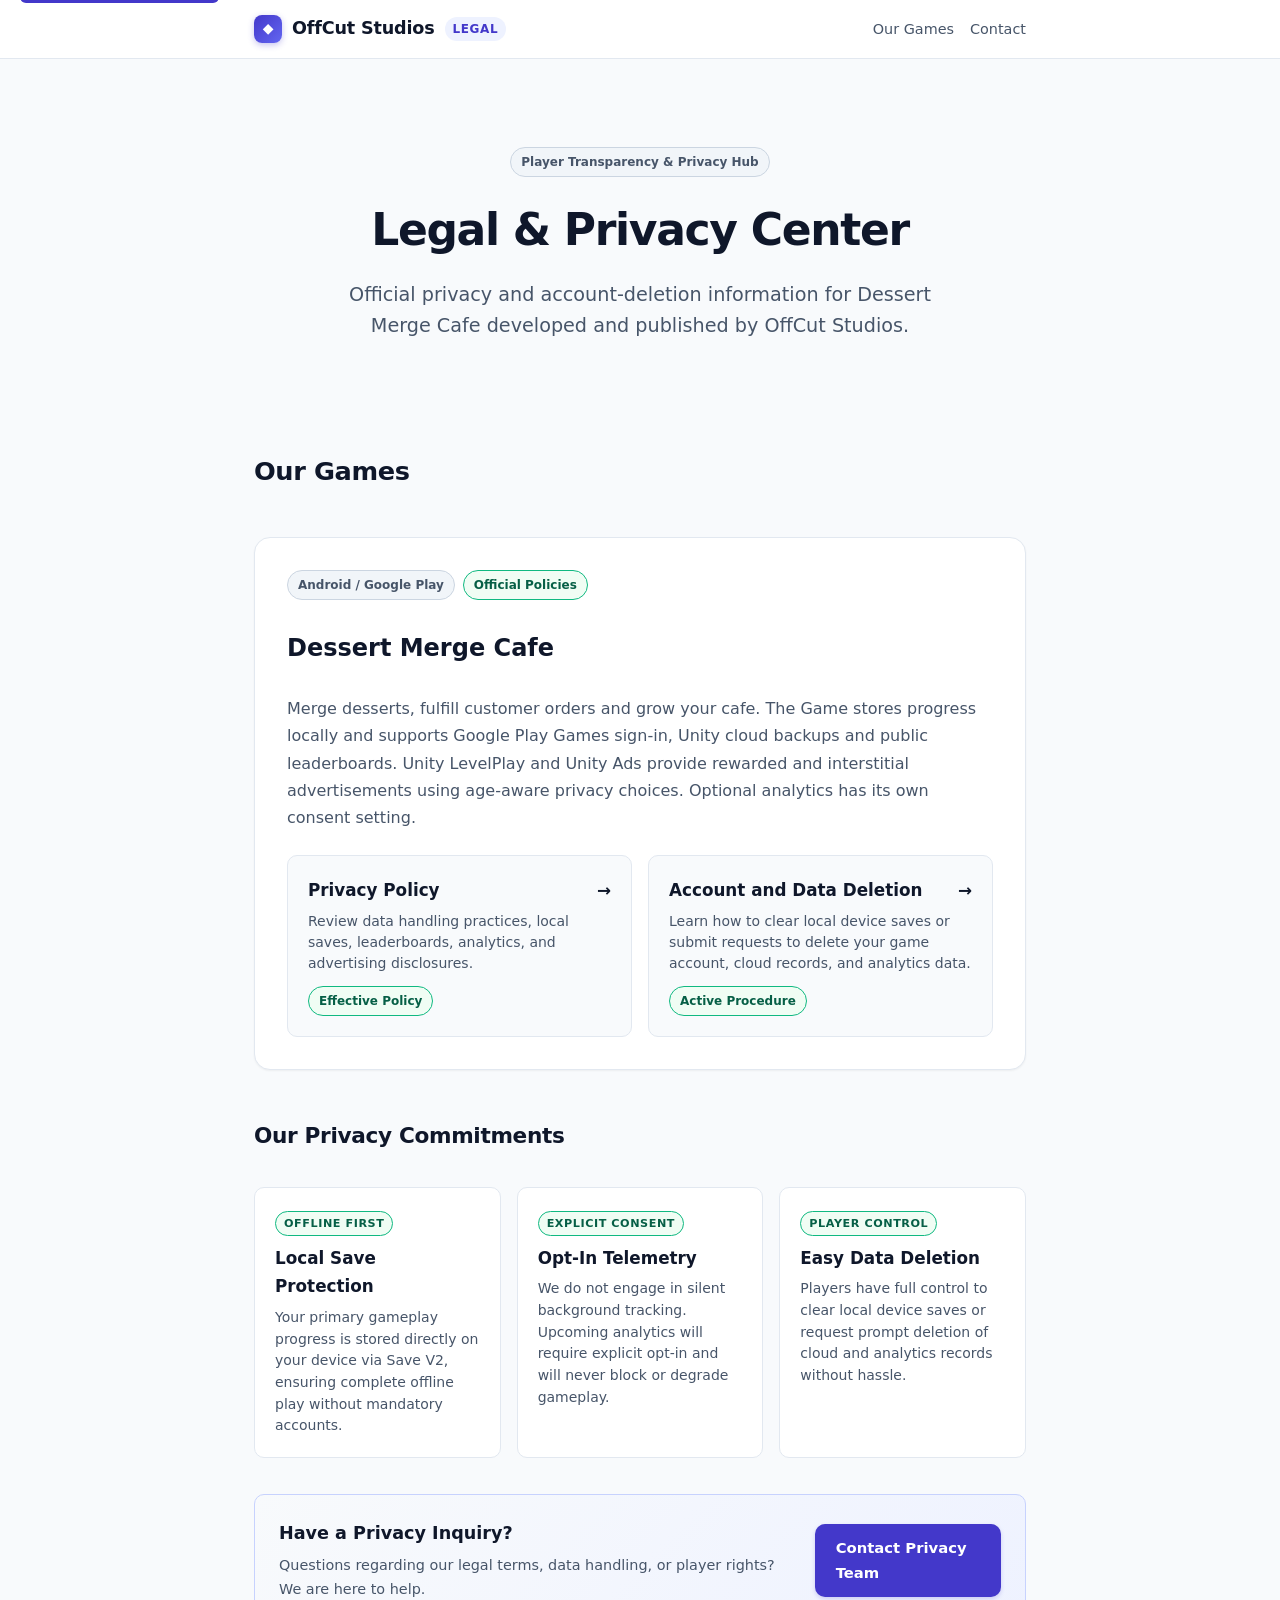
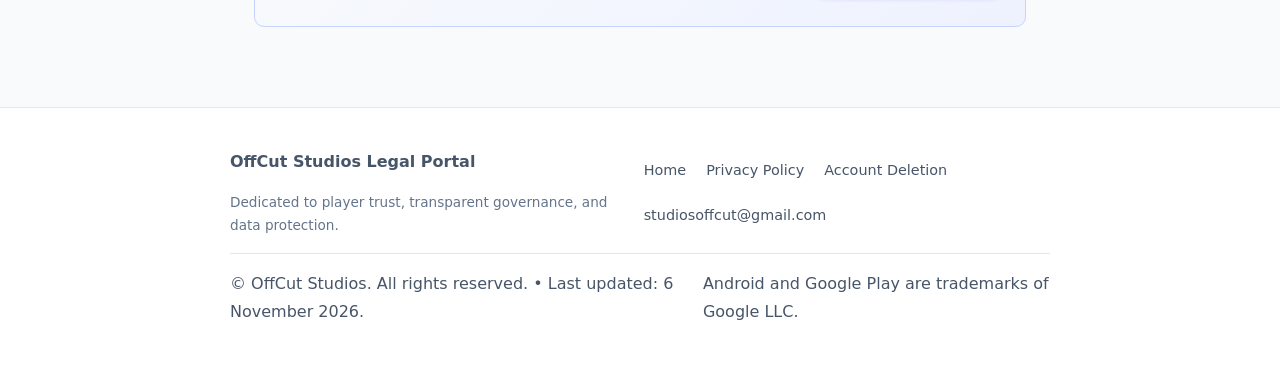
<file: index.html>
<!DOCTYPE html>
<html lang="en">
<head>
  <meta charset="UTF-8">
  <meta name="viewport" content="width=device-width, initial-scale=1">
  <title>OffCut Studios | Legal Center</title>
  <meta name="description"
        content="Official legal documentation, privacy policies, and data rights for games developed by OffCut Studios.">
  <link rel="stylesheet" href="./assets/css/style.css">
</head>
<body>
  <a href="#main-content" class="skip-link">Skip to main content</a>

  <header class="site-header">
    <div class="header-container">
      <a href="./" class="brand" aria-label="OffCut Studios Legal Home">
        <span class="brand-icon" aria-hidden="true">◆</span>
        <span>OffCut Studios</span>
        <span class="brand-badge">Legal</span>
      </a>
      <button class="menu-toggle" aria-label="Toggle navigation menu" aria-expanded="false" aria-controls="primary-nav">
        <span class="hamburger-icon" aria-hidden="true">☰</span>
        <span class="close-icon" aria-hidden="true">✕</span>
      </button>
      <nav class="site-nav" id="primary-nav" aria-label="Primary Navigation">
        <a href="#games" class="nav-link">Our Games</a>
        <a href="mailto:studiosoffcut@gmail.com" class="nav-link">Contact</a>
      </nav>
    </div>
  </header>

  <main id="main-content" class="main-wrapper">
    <section class="hero-section">
      <div class="badge-row" style="justify-content: center;">
        <span class="badge badge-platform">Player Transparency &amp; Privacy Hub</span>
      </div>
      <h1 class="hero-title">Legal &amp; Privacy Center</h1>
      <p class="hero-subtitle">
        Official privacy and account-deletion information for Dessert Merge Cafe developed and published by OffCut Studios.
      </p>
    </section>

    <section id="games" aria-labelledby="games-heading" style="margin-top: 20px;">
      <h2 id="games-heading" style="border-bottom: none; font-size: 1.6rem; margin-bottom: 20px;">Our Games</h2>

      <div class="games-grid">
        <article class="game-hub-card">
          <div class="game-card-header">
            <div>
              <div class="badge-row">
                <span class="badge badge-platform">Android / Google Play</span>
                <span class="badge badge-live">Official Policies</span>
              </div>
              <h3 class="game-card-title">Dessert Merge Cafe</h3>
            </div>
          </div>
          <p>
            Merge desserts, fulfill customer orders and grow your cafe. The Game stores progress locally and supports Google Play Games sign-in, Unity cloud backups and public leaderboards. Unity LevelPlay and Unity Ads provide rewarded and interstitial advertisements using age-aware privacy choices. Optional analytics has its own consent setting.
          </p>

          <div class="game-links-grid">
            <a href="./dessert-merge-cafe/privacy-policy/" class="game-doc-link">
              <div class="game-doc-title">
                <span>Privacy Policy</span>
                <span aria-hidden="true">&rarr;</span>
              </div>
              <p class="game-doc-desc">
                Review data handling practices, local saves, leaderboards, analytics, and advertising disclosures.
              </p>
              <div style="margin-top: 12px;">
                <span class="badge badge-live">Effective Policy</span>
              </div>
            </a>

            <a href="./dessert-merge-cafe/data-deletion/" class="game-doc-link">
              <div class="game-doc-title">
                <span>Account and Data Deletion</span>
                <span aria-hidden="true">&rarr;</span>
              </div>
              <p class="game-doc-desc">
                Learn how to clear local device saves or submit requests to delete your game account, cloud records, and analytics data.
              </p>
              <div style="margin-top: 12px;">
                <span class="badge badge-live">Active Procedure</span>
              </div>
            </a>
          </div>
        </article>
      </div>
    </section>

    <section style="margin-top: 48px;">
      <h2 style="font-size: 1.35rem; margin-bottom: 16px;">Our Privacy Commitments</h2>
      <div class="feature-grid">
        <div class="feature-card">
          <span class="feature-status feature-status-active">Offline First</span>
          <h4 class="feature-title">Local Save Protection</h4>
          <p class="feature-desc">
            Your primary gameplay progress is stored directly on your device via Save V2, ensuring complete offline play without mandatory accounts.
          </p>
        </div>

        <div class="feature-card">
          <span class="feature-status feature-status-active">Explicit Consent</span>
          <h4 class="feature-title">Opt-In Telemetry</h4>
          <p class="feature-desc">
            We do not engage in silent background tracking. Upcoming analytics will require explicit opt-in and will never block or degrade gameplay.
          </p>
        </div>

        <div class="feature-card">
          <span class="feature-status feature-status-active">Player Control</span>
          <h4 class="feature-title">Easy Data Deletion</h4>
          <p class="feature-desc">
            Players have full control to clear local device saves or request prompt deletion of cloud and analytics records without hassle.
          </p>
        </div>
      </div>
    </section>

    <section style="margin-top: 36px;">
      <div class="action-box">
        <div class="action-box-text">
          <h4>Have a Privacy Inquiry?</h4>
          <p>Questions regarding our legal terms, data handling, or player rights? We are here to help.</p>
        </div>
        <a href="mailto:studiosoffcut@gmail.com" class="btn btn-primary">
          Contact Privacy Team
        </a>
      </div>
    </section>
  </main>

  <footer class="site-footer">
    <div class="footer-container">
      <div>
        <p><strong>OffCut Studios Legal Portal</strong></p>
        <p style="margin: 4px 0 0; font-size: 0.85rem; color: var(--color-text-subtle);">
          Dedicated to player trust, transparent governance, and data protection.
        </p>
      </div>
      <div class="footer-nav">
        <a href="./">Home</a>
        <a href="./dessert-merge-cafe/privacy-policy/">Privacy Policy</a>
        <a href="./dessert-merge-cafe/data-deletion/">Account Deletion</a>
        <a href="mailto:studiosoffcut@gmail.com">studiosoffcut@gmail.com</a>
      </div>
    </div>
    <div class="footer-container" style="margin-top: 16px; padding-top: 16px; border-top: 1px solid var(--color-border); font-size: 0.8rem;">
      <p>&copy; OffCut Studios. All rights reserved. &bull; Last updated: 6 November 2026.</p>
      <p>Android and Google Play are trademarks of Google LLC.</p>
    </div>
  </footer>
  <script>
    (function() {
      var btn = document.querySelector('.menu-toggle');
      var nav = document.querySelector('.site-nav');
      if (!btn || !nav) return;
      btn.addEventListener('click', function() {
        var open = nav.classList.toggle('nav-open');
        btn.setAttribute('aria-expanded', open);
      });
      // Close menu when a nav link is clicked
      nav.addEventListener('click', function(e) {
        if (e.target.classList.contains('nav-link')) {
          nav.classList.remove('nav-open');
          btn.setAttribute('aria-expanded', 'false');
        }
      });
    })();
  </script>
</body>
</html>
</file>
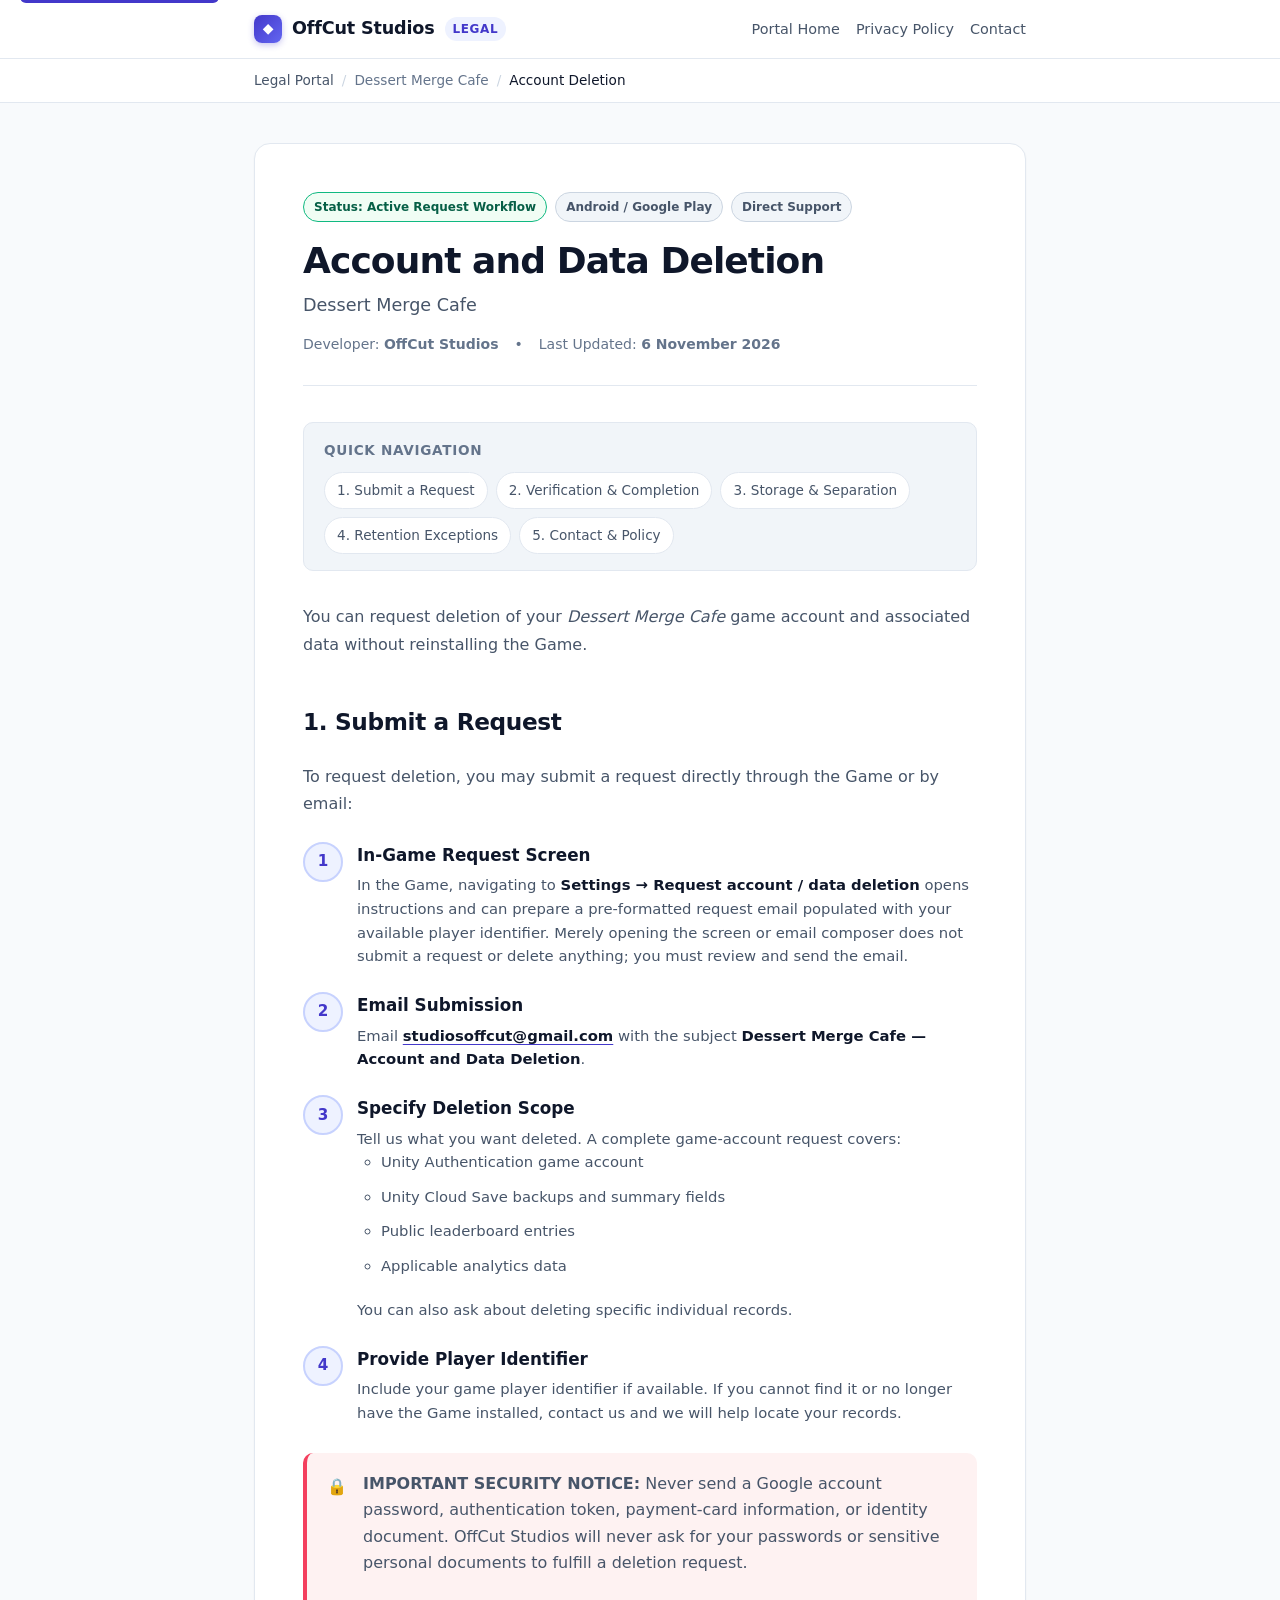
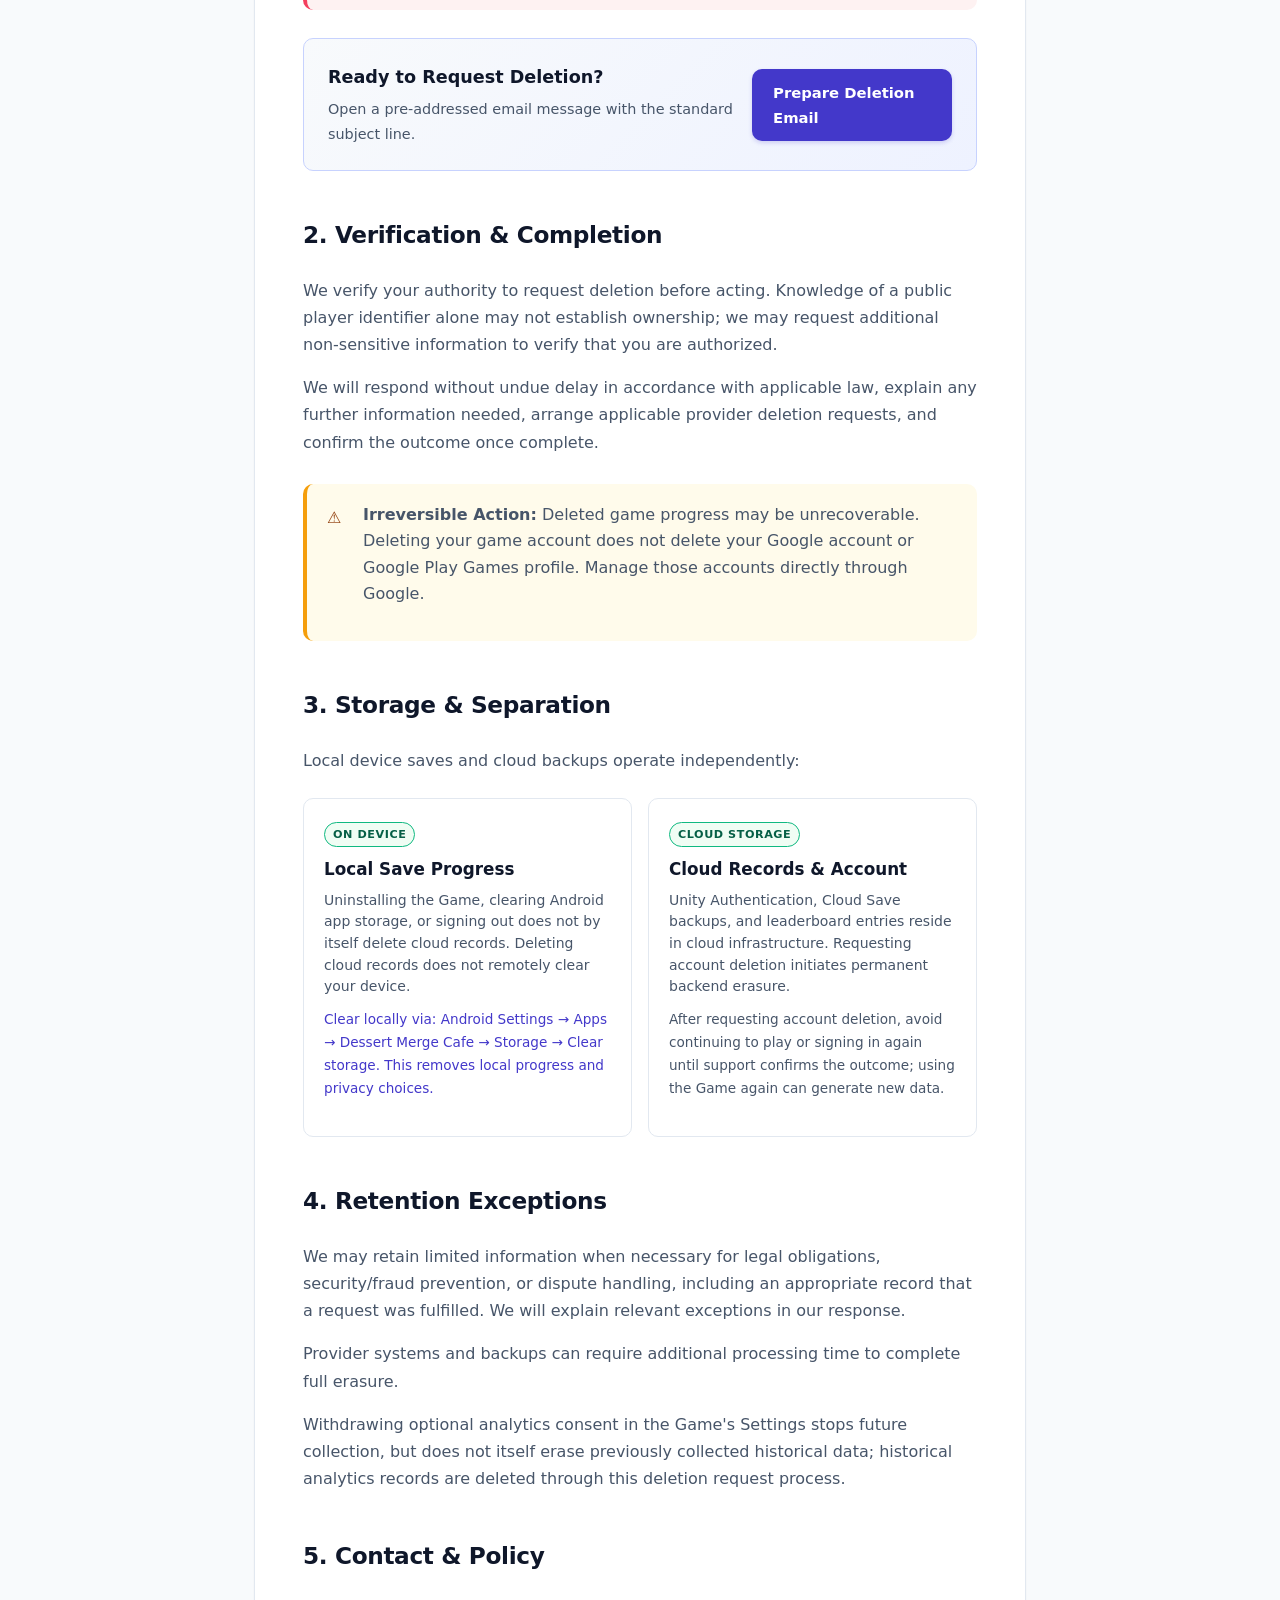
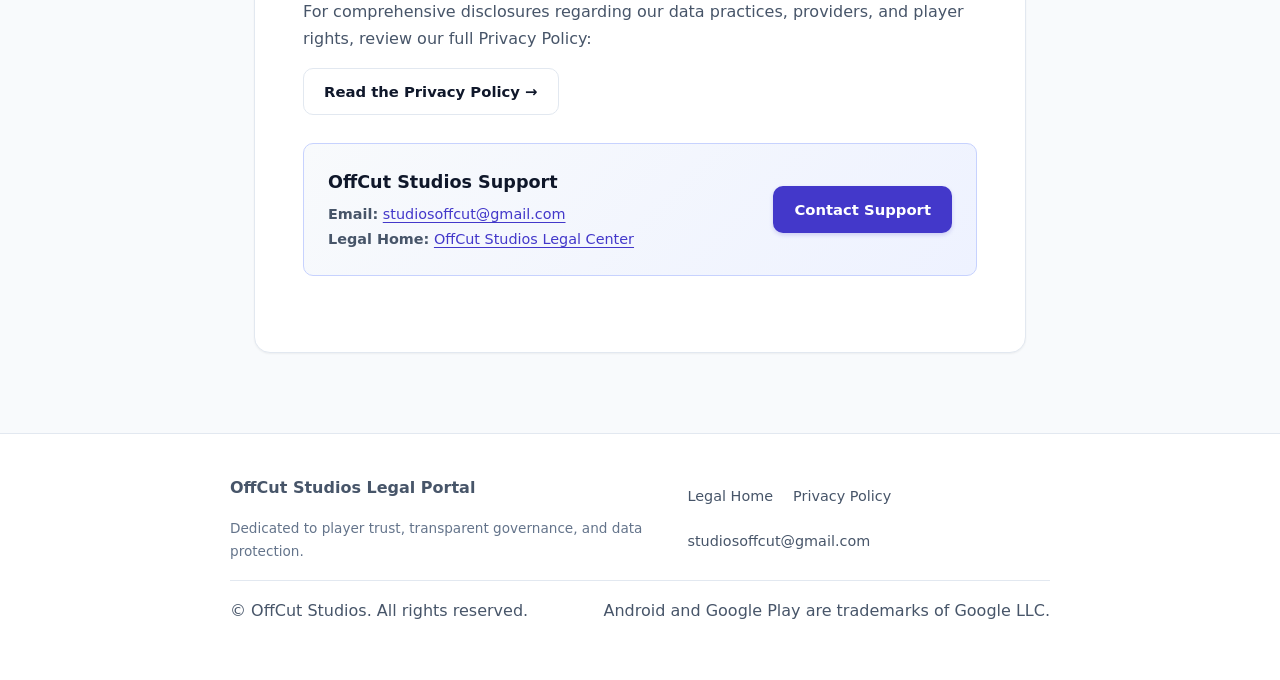
<file: dessert-merge-cafe/data-deletion/index.html>
<!DOCTYPE html>
<html lang="en">
<head>
  <meta charset="UTF-8">
  <meta name="viewport" content="width=device-width, initial-scale=1">
  <meta name="robots" content="noindex">
  <meta name="description"
        content="Official Account and Data Deletion procedures for Dessert Merge Cafe by OffCut Studios.">
  <title>Dessert Merge Cafe | Account and Data Deletion</title>
  <link rel="stylesheet" href="../../assets/css/style.css">
</head>

<body>
  <a href="#main-content" class="skip-link">Skip to main content</a>

  <header class="site-header">
    <div class="header-container">
      <a href="../../" class="brand" aria-label="OffCut Studios Legal Home">
        <span class="brand-icon" aria-hidden="true">◆</span>
        <span>OffCut Studios</span>
        <span class="brand-badge">Legal</span>
      </a>
      <button class="menu-toggle" aria-label="Toggle navigation menu" aria-expanded="false" aria-controls="primary-nav">
        <span class="hamburger-icon" aria-hidden="true">☰</span>
        <span class="close-icon" aria-hidden="true">✕</span>
      </button>
      <nav class="site-nav" id="primary-nav" aria-label="Primary Navigation">
        <a href="../../" class="nav-link">Portal Home</a>
        <a href="../privacy-policy/" class="nav-link">Privacy Policy</a>
        <a href="mailto:studiosoffcut@gmail.com" class="nav-link">Contact</a>
      </nav>
    </div>
  </header>

  <nav class="breadcrumb-bar" aria-label="Breadcrumb">
    <div class="breadcrumb-container">
      <a href="../../">Legal Portal</a>
      <span class="breadcrumb-separator">/</span>
      <span>Dessert Merge Cafe</span>
      <span class="breadcrumb-separator">/</span>
      <span class="breadcrumb-current">Account Deletion</span>
    </div>
  </nav>

  <main id="main-content" class="main-wrapper">
    <article class="doc-card">
      <header class="doc-header">
        <div class="badge-row">
          <span class="badge badge-live">Status: Active Request Workflow</span>
          <span class="badge badge-platform">Android / Google Play</span>
          <span class="badge badge-platform">Direct Support</span>
        </div>
        <h1 class="doc-title">Account and Data Deletion</h1>
        <p class="doc-subtitle">Dessert Merge Cafe</p>
        <div class="metadata-bar">
          <span>Developer: <strong>OffCut Studios</strong></span>
          <span>&bull;</span>
          <span>Last Updated: <strong>6 November 2026</strong></span>
        </div>
      </header>

      <nav class="quick-nav" aria-label="Document Sections">
        <div class="quick-nav-title">Quick Navigation</div>
        <div class="quick-nav-links">
          <a href="#submit-request" class="quick-nav-btn">1. Submit a Request</a>
          <a href="#verification-completion" class="quick-nav-btn">2. Verification &amp; Completion</a>
          <a href="#storage-separation" class="quick-nav-btn">3. Storage &amp; Separation</a>
          <a href="#retention-exceptions" class="quick-nav-btn">4. Retention Exceptions</a>
          <a href="#contact-policy" class="quick-nav-btn">5. Contact &amp; Policy</a>
        </div>
      </nav>

      <section>
        <p>
          You can request deletion of your <em>Dessert Merge Cafe</em> game account and associated data without reinstalling the Game.
        </p>
      </section>

      <section id="submit-request">
        <h2>1. Submit a Request</h2>
        <p>
          To request deletion, you may submit a request directly through the Game or by email:
        </p>

        <ol class="steps-list">
          <li class="step-item">
            <div class="step-title">In-Game Request Screen</div>
            <div class="step-desc">
              In the Game, navigating to <strong>Settings &rarr; Request account / data deletion</strong> opens instructions and can prepare a pre-formatted request email populated with your available player identifier. Merely opening the screen or email composer does not submit a request or delete anything; you must review and send the email.
            </div>
          </li>
          <li class="step-item">
            <div class="step-title">Email Submission</div>
            <div class="step-desc">
              Email <a href="mailto:studiosoffcut@gmail.com?subject=Dessert%20Merge%20Cafe%20%E2%80%94%20Account%20and%20Data%20Deletion"><strong>studiosoffcut@gmail.com</strong></a> with the subject <strong>Dessert Merge Cafe — Account and Data Deletion</strong>.
            </div>
          </li>
          <li class="step-item">
            <div class="step-title">Specify Deletion Scope</div>
            <div class="step-desc">
              Tell us what you want deleted. A complete game-account request covers:
              <ul>
                <li>Unity Authentication game account</li>
                <li>Unity Cloud Save backups and summary fields</li>
                <li>Public leaderboard entries</li>
                <li>Applicable analytics data</li>
              </ul>
              You can also ask about deleting specific individual records.
            </div>
          </li>
          <li class="step-item">
            <div class="step-title">Provide Player Identifier</div>
            <div class="step-desc">
              Include your game player identifier if available. If you cannot find it or no longer have the Game installed, contact us and we will help locate your records.
            </div>
          </li>
        </ol>

        <div class="callout callout-security" role="alert">
          <div class="callout-icon" aria-hidden="true">🔒</div>
          <div class="callout-content">
            <p><strong>IMPORTANT SECURITY NOTICE:</strong> Never send a Google account password, authentication token, payment-card information, or identity document. OffCut Studios will never ask for your passwords or sensitive personal documents to fulfill a deletion request.</p>
          </div>
        </div>

        <div class="action-box">
          <div class="action-box-text">
            <h4>Ready to Request Deletion?</h4>
            <p>Open a pre-addressed email message with the standard subject line.</p>
          </div>
          <a href="mailto:studiosoffcut@gmail.com?subject=Dessert%20Merge%20Cafe%20%E2%80%94%20Account%20and%20Data%20Deletion" class="btn btn-primary">
            Prepare Deletion Email
          </a>
        </div>
      </section>

      <section id="verification-completion">
        <h2>2. Verification &amp; Completion</h2>
        <p>
          We verify your authority to request deletion before acting. Knowledge of a public player identifier alone may not establish ownership; we may request additional non-sensitive information to verify that you are authorized.
        </p>
        <p>
          We will respond without undue delay in accordance with applicable law, explain any further information needed, arrange applicable provider deletion requests, and confirm the outcome once complete.
        </p>
        <div class="callout callout-draft">
          <div class="callout-icon" aria-hidden="true">⚠️</div>
          <div class="callout-content">
            <p><strong>Irreversible Action:</strong> Deleted game progress may be unrecoverable. Deleting your game account does not delete your Google account or Google Play Games profile. Manage those accounts directly through Google.</p>
          </div>
        </div>
      </section>

      <section id="storage-separation">
        <h2>3. Storage &amp; Separation</h2>
        <p>
          Local device saves and cloud backups operate independently:
        </p>

        <div class="feature-grid">
          <div class="feature-card">
            <span class="feature-status feature-status-active">On Device</span>
            <h4 class="feature-title">Local Save Progress</h4>
            <p class="feature-desc">
              Uninstalling the Game, clearing Android app storage, or signing out does not by itself delete cloud records. Deleting cloud records does not remotely clear your device.
            </p>
            <p style="margin-top: 10px; font-size: 0.85rem; color: var(--color-primary); font-weight: 500;">
              Clear locally via: Android Settings &rarr; Apps &rarr; Dessert Merge Cafe &rarr; Storage &rarr; Clear storage. This removes local progress and privacy choices.
            </p>
          </div>

          <div class="feature-card">
            <span class="feature-status feature-status-active">Cloud Storage</span>
            <h4 class="feature-title">Cloud Records &amp; Account</h4>
            <p class="feature-desc">
              Unity Authentication, Cloud Save backups, and leaderboard entries reside in cloud infrastructure. Requesting account deletion initiates permanent backend erasure.
            </p>
            <p style="margin-top: 10px; font-size: 0.85rem; color: var(--color-text-muted);">
              After requesting account deletion, avoid continuing to play or signing in again until support confirms the outcome; using the Game again can generate new data.
            </p>
          </div>
        </div>
      </section>

      <section id="retention-exceptions">
        <h2>4. Retention Exceptions</h2>
        <p>
          We may retain limited information when necessary for legal obligations, security/fraud prevention, or dispute handling, including an appropriate record that a request was fulfilled. We will explain relevant exceptions in our response.
        </p>
        <p>
          Provider systems and backups can require additional processing time to complete full erasure.
        </p>
        <p>
          Withdrawing optional analytics consent in the Game's Settings stops future collection, but does not itself erase previously collected historical data; historical analytics records are deleted through this deletion request process.
        </p>
      </section>

      <section id="contact-policy">
        <h2>5. Contact &amp; Policy</h2>
        <p>
          For comprehensive disclosures regarding our data practices, providers, and player rights, review our full Privacy Policy:
        </p>
        <p>
          <a href="../privacy-policy/" class="btn btn-secondary">
            Read the Privacy Policy &rarr;
          </a>
        </p>
        <div class="action-box" style="margin-top: 28px;">
          <div class="action-box-text">
            <h4>OffCut Studios Support</h4>
            <p><strong>Email:</strong> <a href="mailto:studiosoffcut@gmail.com">studiosoffcut@gmail.com</a></p>
            <p><strong>Legal Home:</strong> <a href="../../">OffCut Studios Legal Center</a></p>
          </div>
          <a href="mailto:studiosoffcut@gmail.com?subject=Dessert%20Merge%20Cafe%20%E2%80%94%20Support%20Inquiry" class="btn btn-primary">
            Contact Support
          </a>
        </div>
      </section>
    </article>
  </main>

  <footer class="site-footer">
    <div class="footer-container">
      <div>
        <p><strong>OffCut Studios Legal Portal</strong></p>
        <p style="margin: 4px 0 0; font-size: 0.85rem; color: var(--color-text-subtle);">
          Dedicated to player trust, transparent governance, and data protection.
        </p>
      </div>
      <div class="footer-nav">
        <a href="../../">Legal Home</a>
        <a href="../privacy-policy/">Privacy Policy</a>
        <a href="mailto:studiosoffcut@gmail.com">studiosoffcut@gmail.com</a>
      </div>
    </div>
    <div class="footer-container" style="margin-top: 16px; padding-top: 16px; border-top: 1px solid var(--color-border); font-size: 0.8rem;">
      <p>&copy; OffCut Studios. All rights reserved.</p>
      <p>Android and Google Play are trademarks of Google LLC.</p>
    </div>
  </footer>
  <script>
    (function() {
      var btn = document.querySelector('.menu-toggle');
      var nav = document.querySelector('.site-nav');
      if (!btn || !nav) return;
      btn.addEventListener('click', function() {
        var open = nav.classList.toggle('nav-open');
        btn.setAttribute('aria-expanded', open);
      });
      nav.addEventListener('click', function(e) {
        if (e.target.classList.contains('nav-link')) {
          nav.classList.remove('nav-open');
          btn.setAttribute('aria-expanded', 'false');
        }
      });
    })();
  </script>
</body>
</html>
</file>
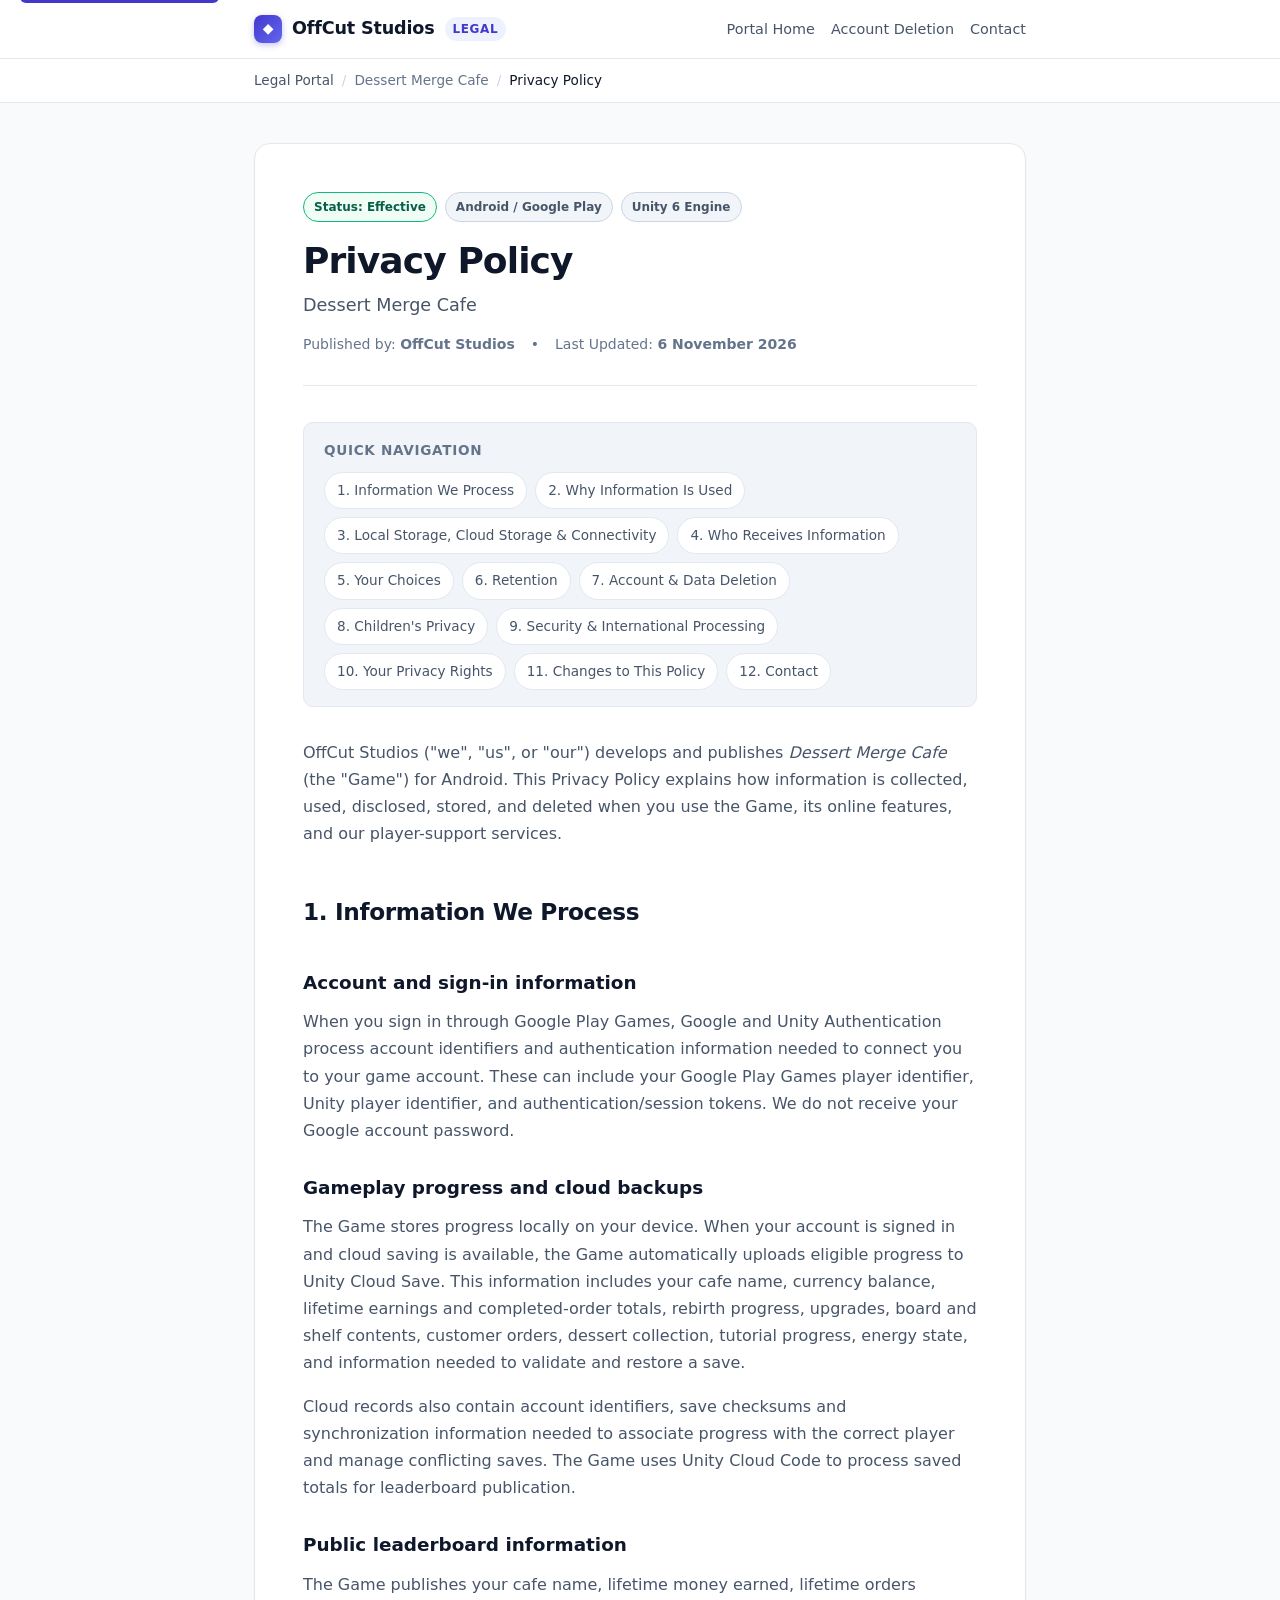
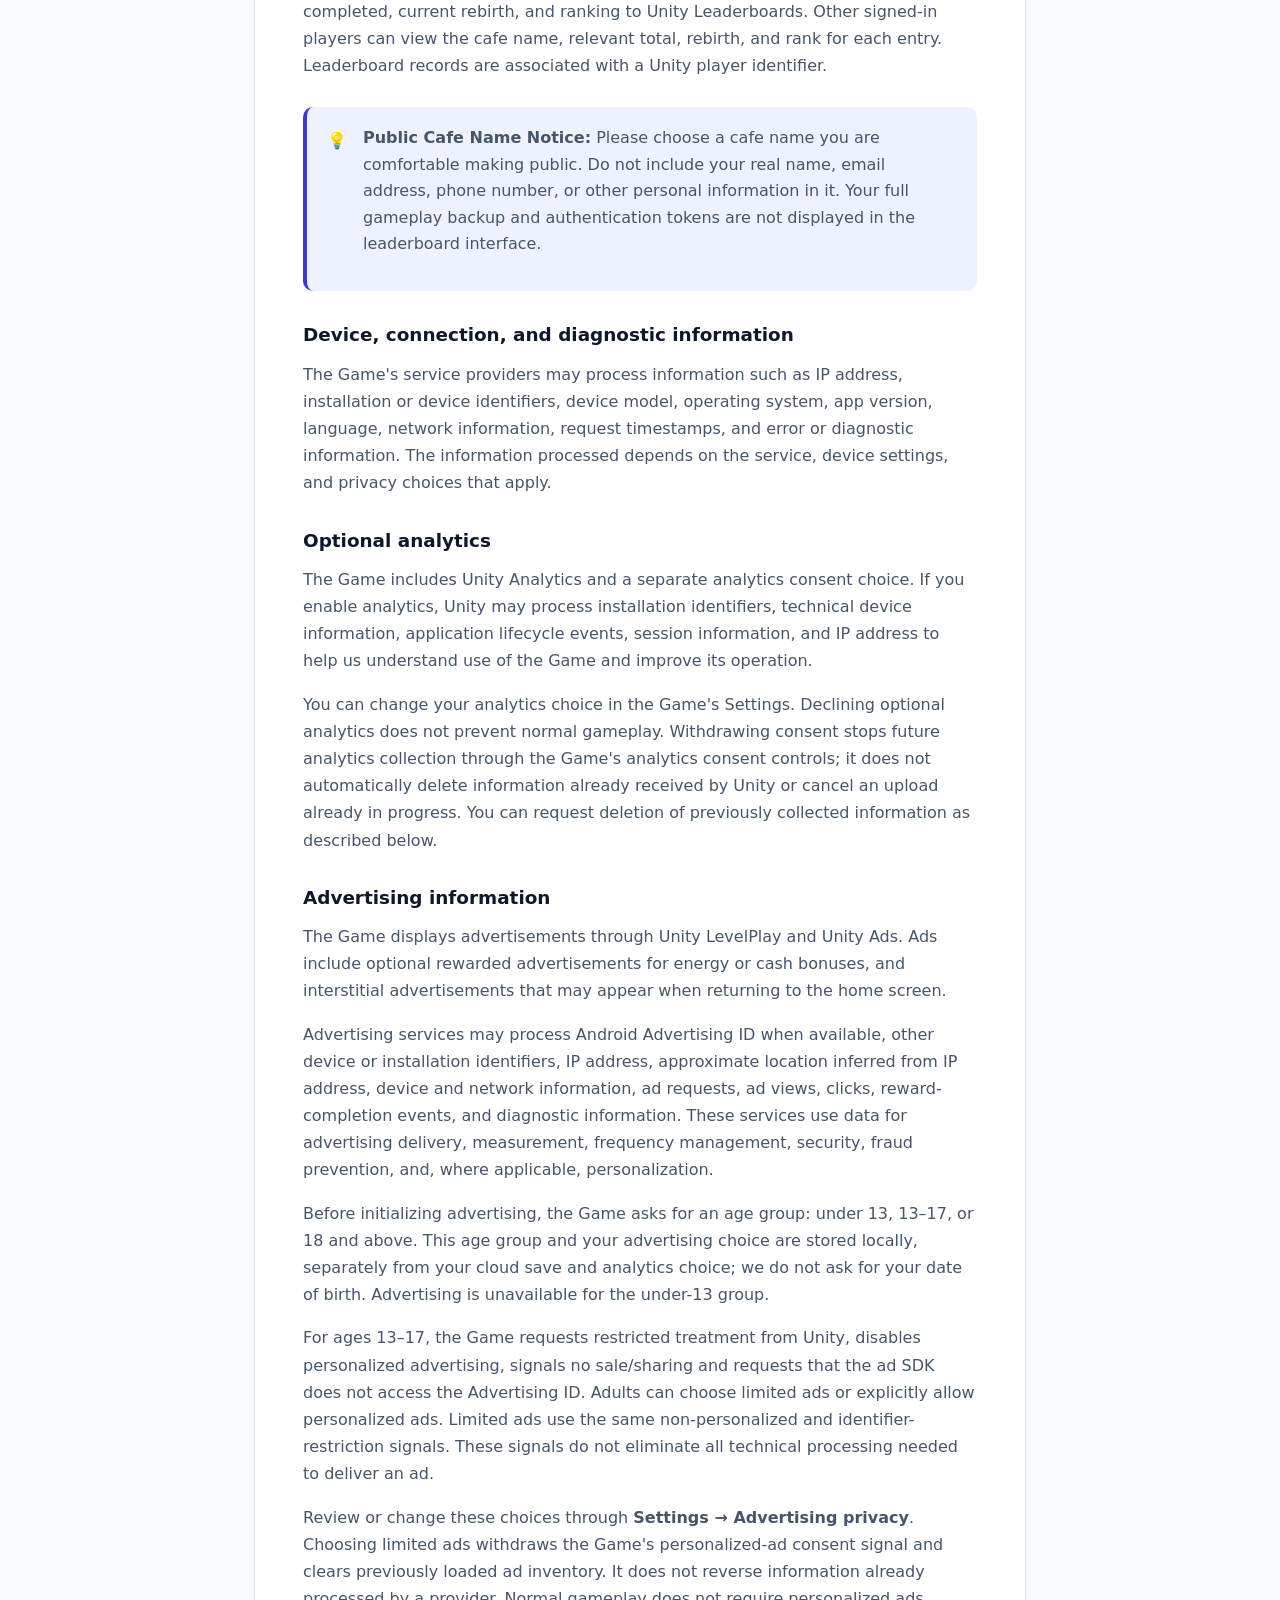
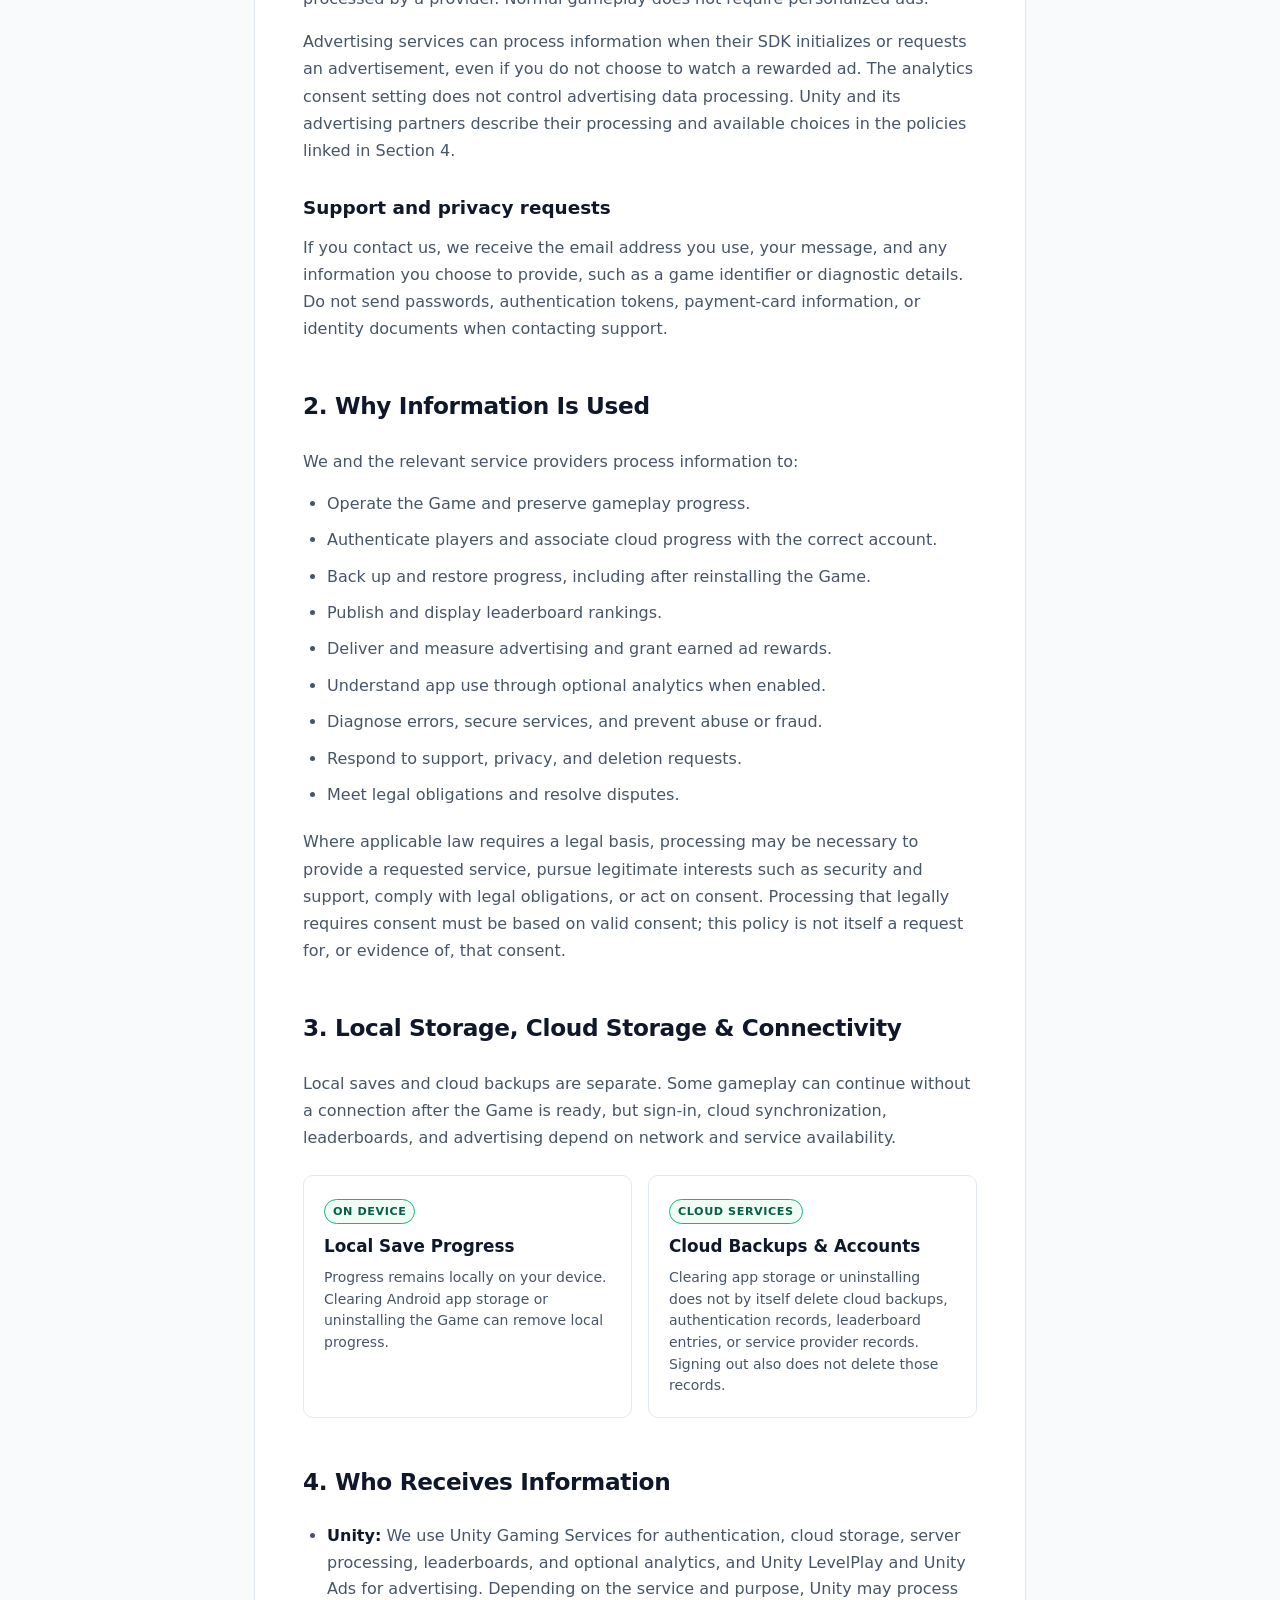
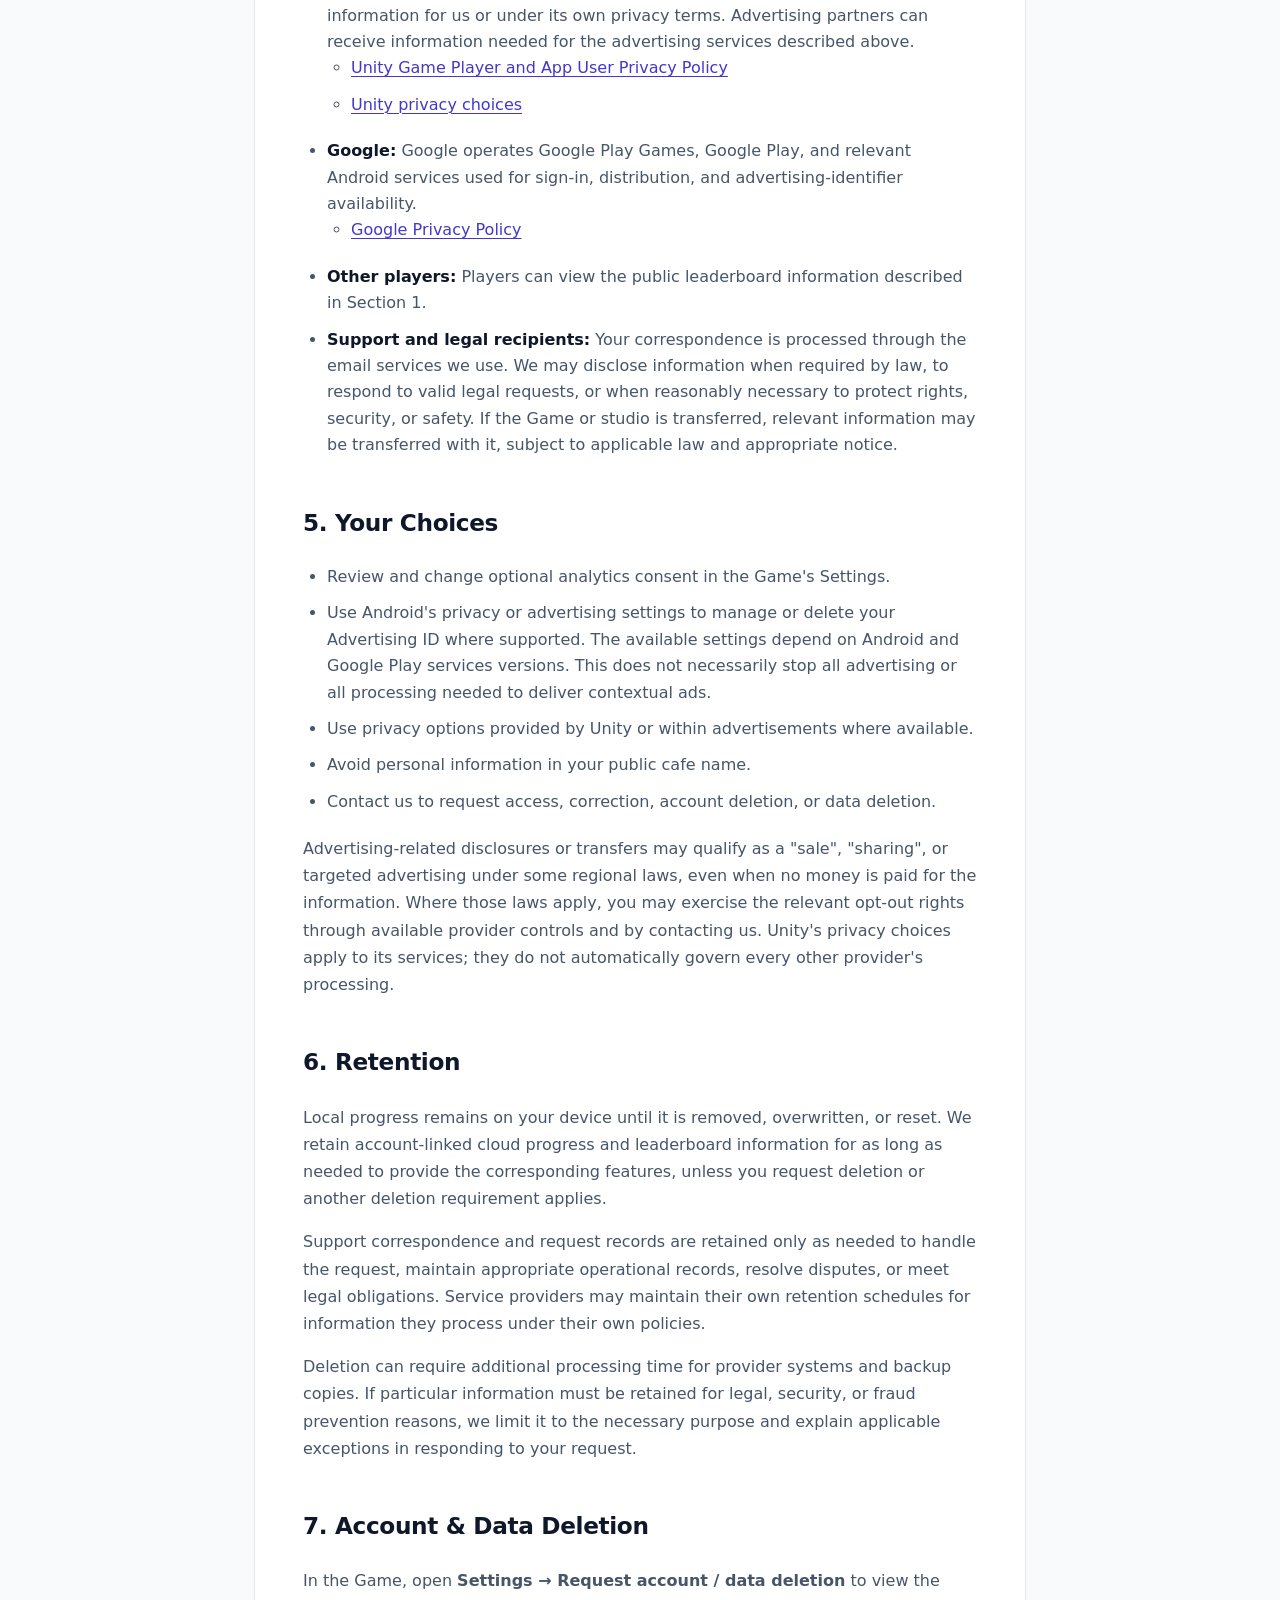
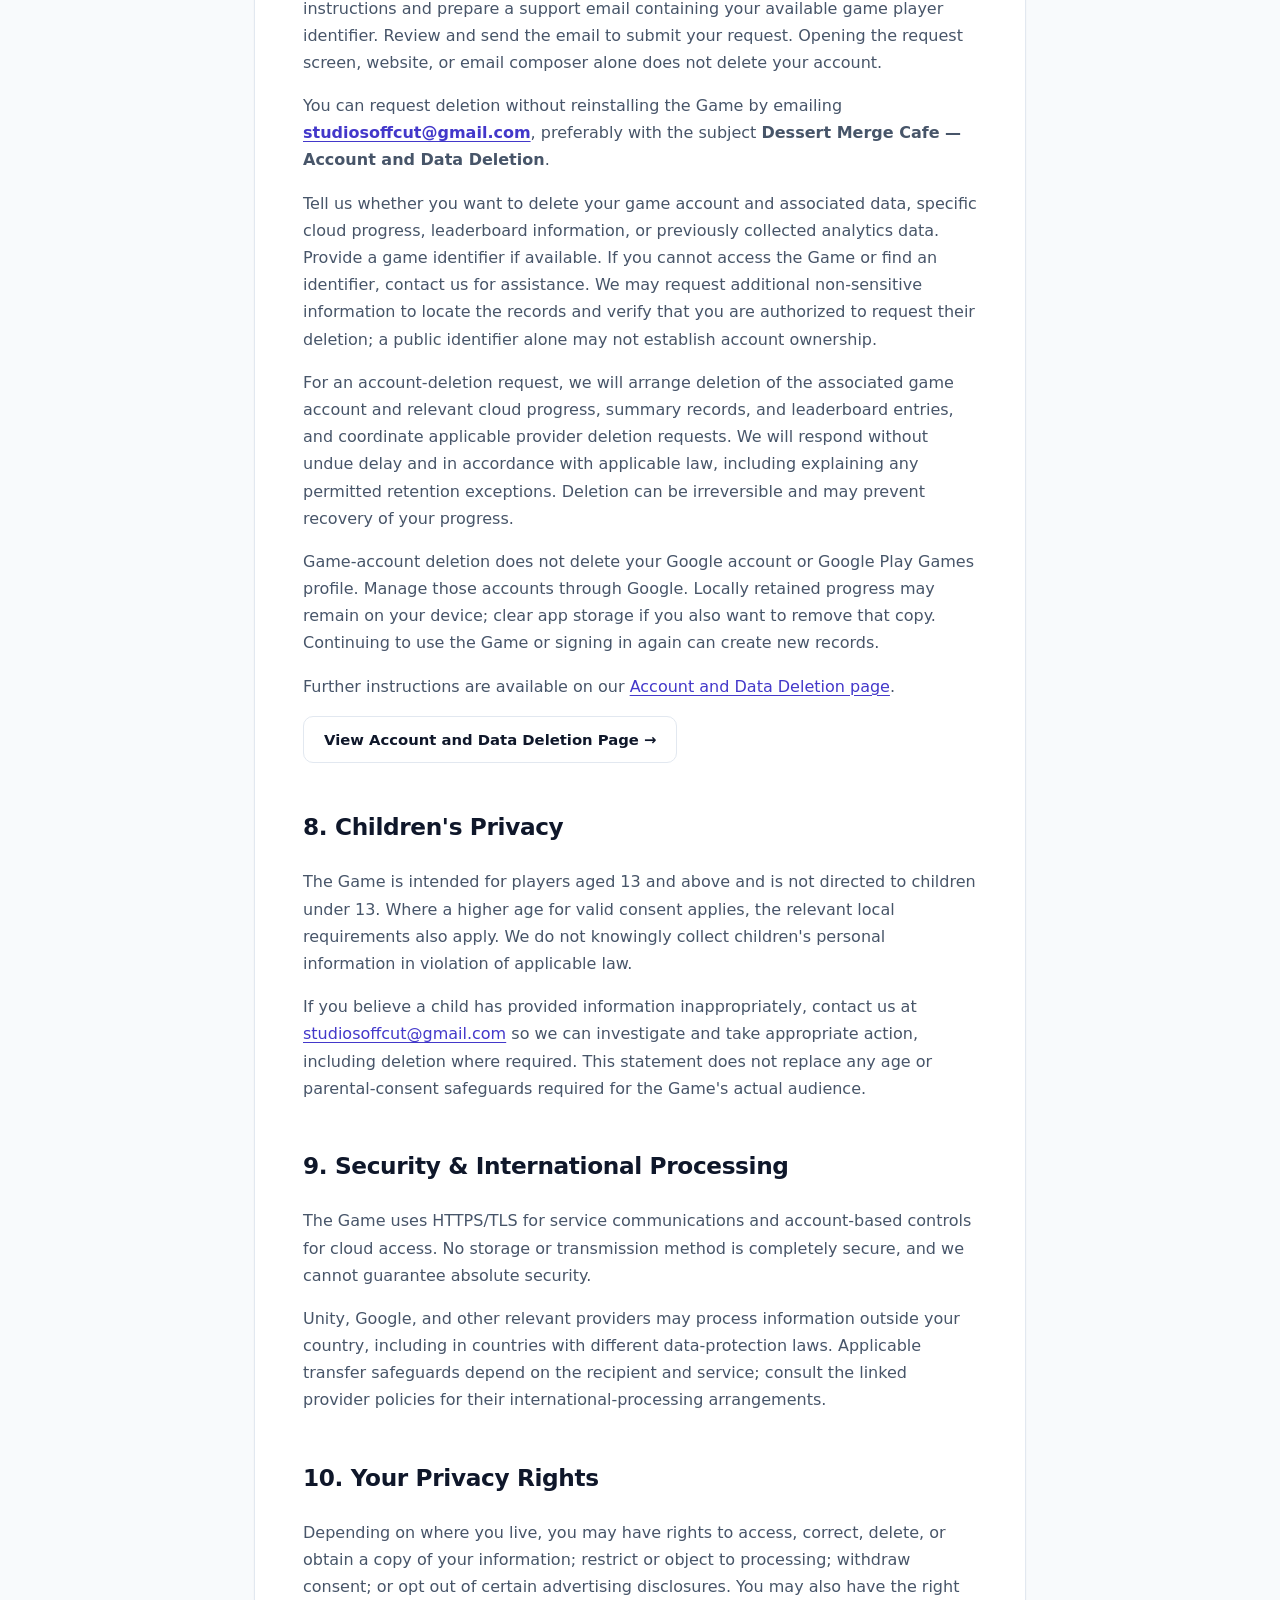
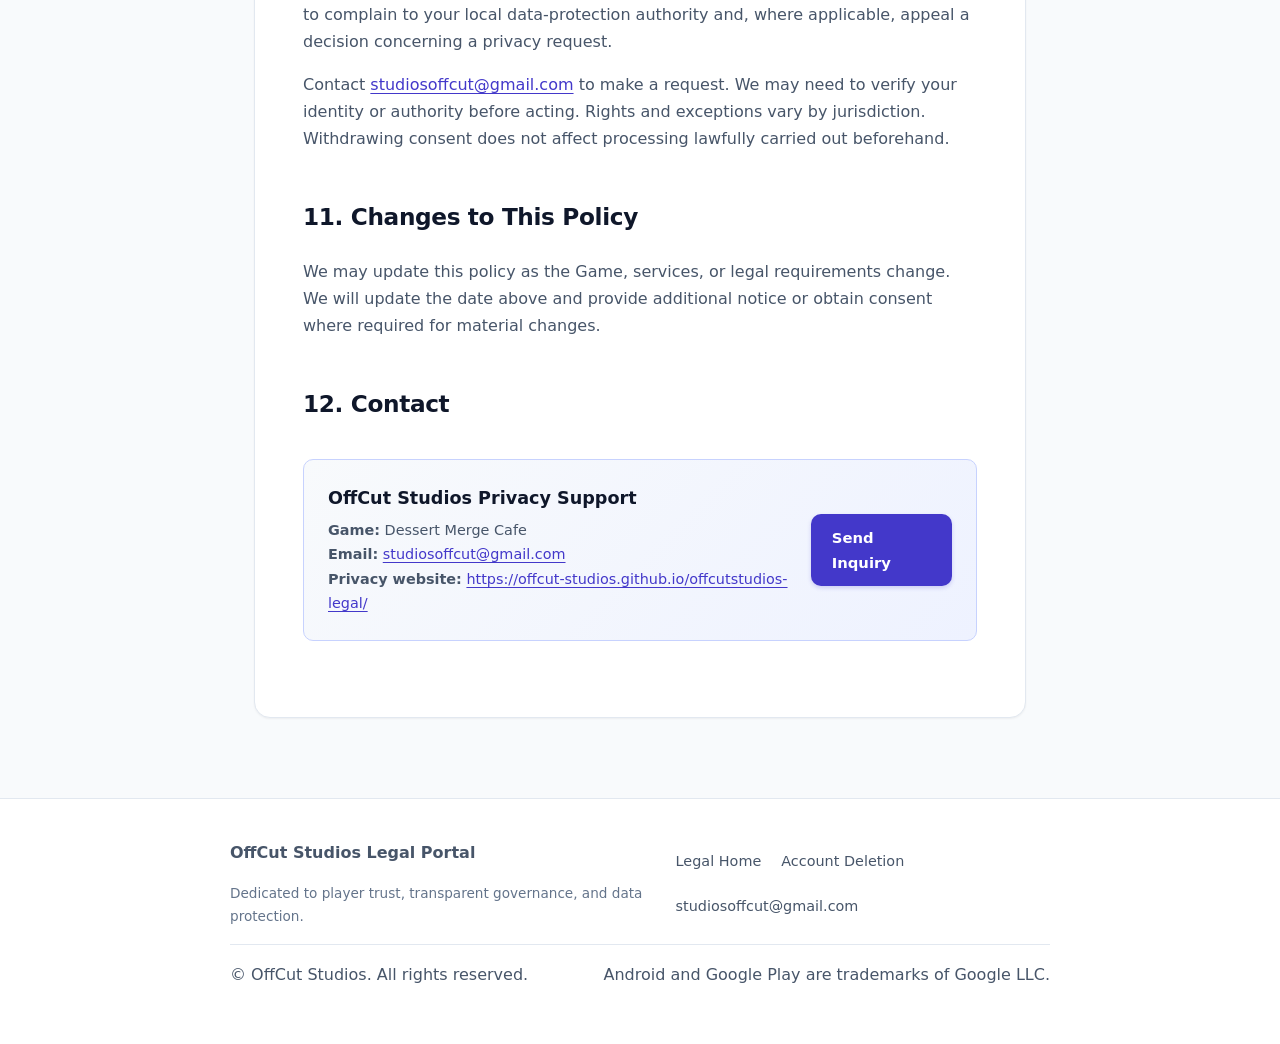
<file: dessert-merge-cafe/privacy-policy/index.html>
<!DOCTYPE html>
<html lang="en">
<head>
  <meta charset="UTF-8">
  <meta name="viewport" content="width=device-width, initial-scale=1">
  <meta name="robots" content="noindex">
  <meta name="description"
        content="Official Privacy Policy for Dessert Merge Cafe developed and published by OffCut Studios.">
  <title>Dessert Merge Cafe | Privacy Policy</title>
  <link rel="stylesheet" href="../../assets/css/style.css">
</head>

<body>
  <a href="#main-content" class="skip-link">Skip to main content</a>

  <header class="site-header">
    <div class="header-container">
      <a href="../../" class="brand" aria-label="OffCut Studios Legal Home">
        <span class="brand-icon" aria-hidden="true">◆</span>
        <span>OffCut Studios</span>
        <span class="brand-badge">Legal</span>
      </a>
      <button class="menu-toggle" aria-label="Toggle navigation menu" aria-expanded="false" aria-controls="primary-nav">
        <span class="hamburger-icon" aria-hidden="true">☰</span>
        <span class="close-icon" aria-hidden="true">✕</span>
      </button>
      <nav class="site-nav" id="primary-nav" aria-label="Primary Navigation">
        <a href="../../" class="nav-link">Portal Home</a>
        <a href="../data-deletion/" class="nav-link">Account Deletion</a>
        <a href="mailto:studiosoffcut@gmail.com" class="nav-link">Contact</a>
      </nav>
    </div>
  </header>

  <nav class="breadcrumb-bar" aria-label="Breadcrumb">
    <div class="breadcrumb-container">
      <a href="../../">Legal Portal</a>
      <span class="breadcrumb-separator">/</span>
      <span>Dessert Merge Cafe</span>
      <span class="breadcrumb-separator">/</span>
      <span class="breadcrumb-current">Privacy Policy</span>
    </div>
  </nav>

  <main id="main-content" class="main-wrapper">
    <article class="doc-card">
      <header class="doc-header">
        <div class="badge-row">
          <span class="badge badge-live">Status: Effective</span>
          <span class="badge badge-platform">Android / Google Play</span>
          <span class="badge badge-platform">Unity 6 Engine</span>
        </div>
        <h1 class="doc-title">Privacy Policy</h1>
        <p class="doc-subtitle">Dessert Merge Cafe</p>
        <div class="metadata-bar">
          <span>Published by: <strong>OffCut Studios</strong></span>
          <span>&bull;</span>
          <span>Last Updated: <strong>6 November 2026</strong></span>
        </div>
      </header>

      <nav class="quick-nav" aria-label="Document Sections">
        <div class="quick-nav-title">Quick Navigation</div>
        <div class="quick-nav-links">
          <a href="#information-we-process" class="quick-nav-btn">1. Information We Process</a>
          <a href="#why-information-used" class="quick-nav-btn">2. Why Information Is Used</a>
          <a href="#storage-connectivity" class="quick-nav-btn">3. Local Storage, Cloud Storage &amp; Connectivity</a>
          <a href="#who-receives-information" class="quick-nav-btn">4. Who Receives Information</a>
          <a href="#your-choices" class="quick-nav-btn">5. Your Choices</a>
          <a href="#retention" class="quick-nav-btn">6. Retention</a>
          <a href="#account-data-deletion" class="quick-nav-btn">7. Account &amp; Data Deletion</a>
          <a href="#childrens-privacy" class="quick-nav-btn">8. Children's Privacy</a>
          <a href="#security-international-processing" class="quick-nav-btn">9. Security &amp; International Processing</a>
          <a href="#your-privacy-rights" class="quick-nav-btn">10. Your Privacy Rights</a>
          <a href="#changes-to-policy" class="quick-nav-btn">11. Changes to This Policy</a>
          <a href="#contact" class="quick-nav-btn">12. Contact</a>
        </div>
      </nav>

      <section>
        <p>
          OffCut Studios ("we", "us", or "our") develops and publishes <em>Dessert Merge Cafe</em> (the "Game") for Android. This Privacy Policy explains how information is collected, used, disclosed, stored, and deleted when you use the Game, its online features, and our player-support services.
        </p>
      </section>

      <section id="information-we-process">
        <h2>1. Information We Process</h2>

        <h3>Account and sign-in information</h3>
        <p>
          When you sign in through Google Play Games, Google and Unity Authentication process account identifiers and authentication information needed to connect you to your game account. These can include your Google Play Games player identifier, Unity player identifier, and authentication/session tokens. We do not receive your Google account password.
        </p>

        <h3>Gameplay progress and cloud backups</h3>
        <p>
          The Game stores progress locally on your device. When your account is signed in and cloud saving is available, the Game automatically uploads eligible progress to Unity Cloud Save. This information includes your cafe name, currency balance, lifetime earnings and completed-order totals, rebirth progress, upgrades, board and shelf contents, customer orders, dessert collection, tutorial progress, energy state, and information needed to validate and restore a save.
        </p>
        <p>
          Cloud records also contain account identifiers, save checksums and synchronization information needed to associate progress with the correct player and manage conflicting saves. The Game uses Unity Cloud Code to process saved totals for leaderboard publication.
        </p>

        <h3>Public leaderboard information</h3>
        <p>
          The Game publishes your cafe name, lifetime money earned, lifetime orders completed, current rebirth, and ranking to Unity Leaderboards. Other signed-in players can view the cafe name, relevant total, rebirth, and rank for each entry. Leaderboard records are associated with a Unity player identifier.
        </p>
        <div class="callout callout-info">
          <div class="callout-icon" aria-hidden="true">💡</div>
          <div class="callout-content">
            <p><strong>Public Cafe Name Notice:</strong> Please choose a cafe name you are comfortable making public. Do not include your real name, email address, phone number, or other personal information in it. Your full gameplay backup and authentication tokens are not displayed in the leaderboard interface.</p>
          </div>
        </div>

        <h3>Device, connection, and diagnostic information</h3>
        <p>
          The Game's service providers may process information such as IP address, installation or device identifiers, device model, operating system, app version, language, network information, request timestamps, and error or diagnostic information. The information processed depends on the service, device settings, and privacy choices that apply.
        </p>

        <h3>Optional analytics</h3>
        <p>
          The Game includes Unity Analytics and a separate analytics consent choice. If you enable analytics, Unity may process installation identifiers, technical device information, application lifecycle events, session information, and IP address to help us understand use of the Game and improve its operation.
        </p>
        <p>
          You can change your analytics choice in the Game's Settings. Declining optional analytics does not prevent normal gameplay. Withdrawing consent stops future analytics collection through the Game's analytics consent controls; it does not automatically delete information already received by Unity or cancel an upload already in progress. You can request deletion of previously collected information as described below.
        </p>

        <h3>Advertising information</h3>
        <p>
          The Game displays advertisements through Unity LevelPlay and Unity Ads. Ads include optional rewarded advertisements for energy or cash bonuses, and interstitial advertisements that may appear when returning to the home screen.
        </p>
        <p>
          Advertising services may process Android Advertising ID when available, other device or installation identifiers, IP address, approximate location inferred from IP address, device and network information, ad requests, ad views, clicks, reward-completion events, and diagnostic information. These services use data for advertising delivery, measurement, frequency management, security, fraud prevention, and, where applicable, personalization.
        </p>
        <p>
          Before initializing advertising, the Game asks for an age group: under 13, 13–17, or 18 and above. This age group and your advertising choice are stored locally, separately from your cloud save and analytics choice; we do not ask for your date of birth. Advertising is unavailable for the under-13 group.
        </p>
        <p>
          For ages 13–17, the Game requests restricted treatment from Unity, disables personalized advertising, signals no sale/sharing and requests that the ad SDK does not access the Advertising ID. Adults can choose limited ads or explicitly allow personalized ads. Limited ads use the same non-personalized and identifier-restriction signals. These signals do not eliminate all technical processing needed to deliver an ad.
        </p>
        <p>
          Review or change these choices through <strong>Settings &rarr; Advertising privacy</strong>. Choosing limited ads withdraws the Game's personalized-ad consent signal and clears previously loaded ad inventory. It does not reverse information already processed by a provider. Normal gameplay does not require personalized ads.
        </p>
        <p>
          Advertising services can process information when their SDK initializes or requests an advertisement, even if you do not choose to watch a rewarded ad. The analytics consent setting does not control advertising data processing. Unity and its advertising partners describe their processing and available choices in the policies linked in Section 4.
        </p>

        <h3>Support and privacy requests</h3>
        <p>
          If you contact us, we receive the email address you use, your message, and any information you choose to provide, such as a game identifier or diagnostic details. Do not send passwords, authentication tokens, payment-card information, or identity documents when contacting support.
        </p>
      </section>

      <section id="why-information-used">
        <h2>2. Why Information Is Used</h2>
        <p>We and the relevant service providers process information to:</p>
        <ul>
          <li>Operate the Game and preserve gameplay progress.</li>
          <li>Authenticate players and associate cloud progress with the correct account.</li>
          <li>Back up and restore progress, including after reinstalling the Game.</li>
          <li>Publish and display leaderboard rankings.</li>
          <li>Deliver and measure advertising and grant earned ad rewards.</li>
          <li>Understand app use through optional analytics when enabled.</li>
          <li>Diagnose errors, secure services, and prevent abuse or fraud.</li>
          <li>Respond to support, privacy, and deletion requests.</li>
          <li>Meet legal obligations and resolve disputes.</li>
        </ul>
        <p>
          Where applicable law requires a legal basis, processing may be necessary to provide a requested service, pursue legitimate interests such as security and support, comply with legal obligations, or act on consent. Processing that legally requires consent must be based on valid consent; this policy is not itself a request for, or evidence of, that consent.
        </p>
      </section>

      <section id="storage-connectivity">
        <h2>3. Local Storage, Cloud Storage &amp; Connectivity</h2>
        <p>
          Local saves and cloud backups are separate. Some gameplay can continue without a connection after the Game is ready, but sign-in, cloud synchronization, leaderboards, and advertising depend on network and service availability.
        </p>
        <div class="feature-grid">
          <div class="feature-card">
            <span class="feature-status feature-status-active">On Device</span>
            <h4 class="feature-title">Local Save Progress</h4>
            <p class="feature-desc">
              Progress remains locally on your device. Clearing Android app storage or uninstalling the Game can remove local progress.
            </p>
          </div>
          <div class="feature-card">
            <span class="feature-status feature-status-active">Cloud Services</span>
            <h4 class="feature-title">Cloud Backups &amp; Accounts</h4>
            <p class="feature-desc">
              Clearing app storage or uninstalling does not by itself delete cloud backups, authentication records, leaderboard entries, or service provider records. Signing out also does not delete those records.
            </p>
          </div>
        </div>
      </section>

      <section id="who-receives-information">
        <h2>4. Who Receives Information</h2>
        <ul>
          <li>
            <strong>Unity:</strong> We use Unity Gaming Services for authentication, cloud storage, server processing, leaderboards, and optional analytics, and Unity LevelPlay and Unity Ads for advertising. Depending on the service and purpose, Unity may process information for us or under its own privacy terms. Advertising partners can receive information needed for the advertising services described above.
            <ul>
              <li><a href="https://unity.com/legal/game-player-and-app-user-privacy-policy" target="_blank" rel="noopener noreferrer">Unity Game Player and App User Privacy Policy</a></li>
              <li><a href="https://unity.com/legal/do-not-sell-my-personal-information" target="_blank" rel="noopener noreferrer">Unity privacy choices</a></li>
            </ul>
          </li>
          <li>
            <strong>Google:</strong> Google operates Google Play Games, Google Play, and relevant Android services used for sign-in, distribution, and advertising-identifier availability.
            <ul>
              <li><a href="https://policies.google.com/privacy" target="_blank" rel="noopener noreferrer">Google Privacy Policy</a></li>
            </ul>
          </li>
          <li>
            <strong>Other players:</strong> Players can view the public leaderboard information described in Section 1.
          </li>
          <li>
            <strong>Support and legal recipients:</strong> Your correspondence is processed through the email services we use. We may disclose information when required by law, to respond to valid legal requests, or when reasonably necessary to protect rights, security, or safety. If the Game or studio is transferred, relevant information may be transferred with it, subject to applicable law and appropriate notice.
          </li>
        </ul>
      </section>

      <section id="your-choices">
        <h2>5. Your Choices</h2>
        <ul>
          <li>Review and change optional analytics consent in the Game's Settings.</li>
          <li>Use Android's privacy or advertising settings to manage or delete your Advertising ID where supported. The available settings depend on Android and Google Play services versions. This does not necessarily stop all advertising or all processing needed to deliver contextual ads.</li>
          <li>Use privacy options provided by Unity or within advertisements where available.</li>
          <li>Avoid personal information in your public cafe name.</li>
          <li>Contact us to request access, correction, account deletion, or data deletion.</li>
        </ul>
        <p>
          Advertising-related disclosures or transfers may qualify as a "sale", "sharing", or targeted advertising under some regional laws, even when no money is paid for the information. Where those laws apply, you may exercise the relevant opt-out rights through available provider controls and by contacting us. Unity's privacy choices apply to its services; they do not automatically govern every other provider's processing.
        </p>
      </section>

      <section id="retention">
        <h2>6. Retention</h2>
        <p>
          Local progress remains on your device until it is removed, overwritten, or reset. We retain account-linked cloud progress and leaderboard information for as long as needed to provide the corresponding features, unless you request deletion or another deletion requirement applies.
        </p>
        <p>
          Support correspondence and request records are retained only as needed to handle the request, maintain appropriate operational records, resolve disputes, or meet legal obligations. Service providers may maintain their own retention schedules for information they process under their own policies.
        </p>
        <p>
          Deletion can require additional processing time for provider systems and backup copies. If particular information must be retained for legal, security, or fraud prevention reasons, we limit it to the necessary purpose and explain applicable exceptions in responding to your request.
        </p>
      </section>

      <section id="account-data-deletion">
        <h2>7. Account &amp; Data Deletion</h2>
        <p>
          In the Game, open <strong>Settings &rarr; Request account / data deletion</strong> to view the instructions and prepare a support email containing your available game player identifier. Review and send the email to submit your request. Opening the request screen, website, or email composer alone does not delete your account.
        </p>
        <p>
          You can request deletion without reinstalling the Game by emailing
          <a href="mailto:studiosoffcut@gmail.com?subject=Dessert%20Merge%20Cafe%20%E2%80%94%20Account%20and%20Data%20Deletion"><strong>studiosoffcut@gmail.com</strong></a>,
          preferably with the subject <strong>Dessert Merge Cafe — Account and Data Deletion</strong>.
        </p>
        <p>
          Tell us whether you want to delete your game account and associated data, specific cloud progress, leaderboard information, or previously collected analytics data. Provide a game identifier if available. If you cannot access the Game or find an identifier, contact us for assistance. We may request additional non-sensitive information to locate the records and verify that you are authorized to request their deletion; a public identifier alone may not establish account ownership.
        </p>
        <p>
          For an account-deletion request, we will arrange deletion of the associated game account and relevant cloud progress, summary records, and leaderboard entries, and coordinate applicable provider deletion requests. We will respond without undue delay and in accordance with applicable law, including explaining any permitted retention exceptions. Deletion can be irreversible and may prevent recovery of your progress.
        </p>
        <p>
          Game-account deletion does not delete your Google account or Google Play Games profile. Manage those accounts through Google. Locally retained progress may remain on your device; clear app storage if you also want to remove that copy. Continuing to use the Game or signing in again can create new records.
        </p>
        <p>
          Further instructions are available on our
          <a href="../data-deletion/">Account and Data Deletion page</a>.
        </p>
        <p style="margin-top: 16px;">
          <a href="../data-deletion/" class="btn btn-secondary">
            View Account and Data Deletion Page &rarr;
          </a>
        </p>
      </section>

      <section id="childrens-privacy">
        <h2>8. Children's Privacy</h2>
        <p>
          The Game is intended for players aged 13 and above and is not directed to children under 13. Where a higher age for valid consent applies, the relevant local requirements also apply. We do not knowingly collect children's personal information in violation of applicable law.
        </p>
        <p>
          If you believe a child has provided information inappropriately, contact us at
          <a href="mailto:studiosoffcut@gmail.com">studiosoffcut@gmail.com</a>
          so we can investigate and take appropriate action, including deletion where required. This statement does not replace any age or parental-consent safeguards required for the Game's actual audience.
        </p>
      </section>

      <section id="security-international-processing">
        <h2>9. Security &amp; International Processing</h2>
        <p>
          The Game uses HTTPS/TLS for service communications and account-based controls for cloud access. No storage or transmission method is completely secure, and we cannot guarantee absolute security.
        </p>
        <p>
          Unity, Google, and other relevant providers may process information outside your country, including in countries with different data-protection laws. Applicable transfer safeguards depend on the recipient and service; consult the linked provider policies for their international-processing arrangements.
        </p>
      </section>

      <section id="your-privacy-rights">
        <h2>10. Your Privacy Rights</h2>
        <p>
          Depending on where you live, you may have rights to access, correct, delete, or obtain a copy of your information; restrict or object to processing; withdraw consent; or opt out of certain advertising disclosures. You may also have the right to complain to your local data-protection authority and, where applicable, appeal a decision concerning a privacy request.
        </p>
        <p>
          Contact <a href="mailto:studiosoffcut@gmail.com">studiosoffcut@gmail.com</a> to make a request. We may need to verify your identity or authority before acting. Rights and exceptions vary by jurisdiction. Withdrawing consent does not affect processing lawfully carried out beforehand.
        </p>
      </section>

      <section id="changes-to-policy">
        <h2>11. Changes to This Policy</h2>
        <p>
          We may update this policy as the Game, services, or legal requirements change. We will update the date above and provide additional notice or obtain consent where required for material changes.
        </p>
      </section>

      <section id="contact">
        <h2>12. Contact</h2>
        <div class="action-box">
          <div class="action-box-text">
            <h4>OffCut Studios Privacy Support</h4>
            <p><strong>Game:</strong> Dessert Merge Cafe</p>
            <p><strong>Email:</strong> <a href="mailto:studiosoffcut@gmail.com">studiosoffcut@gmail.com</a></p>
            <p><strong>Privacy website:</strong> <a href="https://offcut-studios.github.io/offcutstudios-legal/">https://offcut-studios.github.io/offcutstudios-legal/</a></p>
          </div>
          <a href="mailto:studiosoffcut@gmail.com?subject=Dessert%20Merge%20Cafe%20%E2%80%94%20Privacy%20Inquiry" class="btn btn-primary">
            Send Inquiry
          </a>
        </div>
      </section>
    </article>
  </main>

  <footer class="site-footer">
    <div class="footer-container">
      <div>
        <p><strong>OffCut Studios Legal Portal</strong></p>
        <p style="margin: 4px 0 0; font-size: 0.85rem; color: var(--color-text-subtle);">
          Dedicated to player trust, transparent governance, and data protection.
        </p>
      </div>
      <div class="footer-nav">
        <a href="../../">Legal Home</a>
        <a href="../data-deletion/">Account Deletion</a>
        <a href="mailto:studiosoffcut@gmail.com">studiosoffcut@gmail.com</a>
      </div>
    </div>
    <div class="footer-container" style="margin-top: 16px; padding-top: 16px; border-top: 1px solid var(--color-border); font-size: 0.8rem;">
      <p>&copy; OffCut Studios. All rights reserved.</p>
      <p>Android and Google Play are trademarks of Google LLC.</p>
    </div>
  </footer>
  <script>
    (function() {
      var btn = document.querySelector('.menu-toggle');
      var nav = document.querySelector('.site-nav');
      if (!btn || !nav) return;
      btn.addEventListener('click', function() {
        var open = nav.classList.toggle('nav-open');
        btn.setAttribute('aria-expanded', open);
      });
      nav.addEventListener('click', function(e) {
        if (e.target.classList.contains('nav-link')) {
          nav.classList.remove('nav-open');
          btn.setAttribute('aria-expanded', 'false');
        }
      });
    })();
  </script>
</body>
</html>
</file>
<file: assets/css/style.css>
/* OffCut Studios Legal Center - Core Design System */

:root {
  --color-bg: #f8fafc;
  --color-surface: #ffffff;
  --color-surface-subtle: #f1f5f9;
  --color-border: #e2e8f0;
  --color-border-hover: #cbd5e1;
  --color-text-main: #0f172a;
  --color-text-muted: #475569;
  --color-text-subtle: #64748b;

  --color-primary: #4338ca;
  --color-primary-hover: #3730a3;
  --color-primary-light: #eef2ff;
  --color-primary-border: #c7d2fe;

  --color-amber-bg: #fffbeb;
  --color-amber-border: #f59e0b;
  --color-amber-text: #92400e;

  --color-rose-bg: #fef2f2;
  --color-rose-border: #f43f5e;
  --color-rose-text: #9f1239;

  --color-emerald-bg: #f0fdf4;
  --color-emerald-border: #10b981;
  --color-emerald-text: #065f46;

  --shadow-sm: 0 1px 2px 0 rgb(0 0 0 / 0.05);
  --shadow-md: 0 4px 12px -2px rgb(15 23 42 / 0.08), 0 2px 6px -2px rgb(15 23 42 / 0.04);
  --shadow-lg: 0 12px 24px -4px rgb(15 23 42 / 0.08), 0 4px 10px -2px rgb(15 23 42 / 0.03);

  --radius-sm: 6px;
  --radius-md: 10px;
  --radius-lg: 16px;
  --radius-full: 9999px;

  --container-width: 820px;
}

* {
  box-sizing: border-box;
  margin: 0;
  padding: 0;
}

html {
  scroll-behavior: smooth;
  color-scheme: light;
}

body {
  font-family: system-ui, -apple-system, BlinkMacSystemFont, "Segoe UI", Roboto, "Helvetica Neue", Arial, sans-serif;
  background-color: var(--color-bg);
  color: var(--color-text-main);
  line-height: 1.7;
  font-size: 16px;
  -webkit-font-smoothing: antialiased;
  -moz-osx-font-smoothing: grayscale;
}

/* Accessible Skip Link */
.skip-link {
  position: absolute;
  top: -40px;
  left: 20px;
  background: var(--color-primary);
  color: #fff;
  padding: 8px 16px;
  border-radius: var(--radius-sm);
  z-index: 1000;
  text-decoration: none;
  font-weight: 500;
  transition: top 0.2s;
}

.skip-link:focus {
  top: 16px;
}

/* Site Header */
.site-header {
  background: var(--color-surface);
  border-bottom: 1px solid var(--color-border);
  position: sticky;
  top: 0;
  z-index: 100;
  backdrop-filter: blur(8px);
  background-color: rgba(255, 255, 255, 0.92);
}

.header-container {
  max-width: var(--container-width);
  margin: 0 auto;
  padding: 14px 24px;
  display: flex;
  align-items: center;
  justify-content: space-between;
  gap: 16px;
}

.brand {
  display: flex;
  align-items: center;
  gap: 10px;
  text-decoration: none;
  color: var(--color-text-main);
  font-weight: 700;
  font-size: 1.1rem;
  letter-spacing: -0.01em;
}

.brand-icon {
  width: 28px;
  height: 28px;
  background: linear-gradient(135deg, #4338ca 0%, #6366f1 100%);
  color: #fff;
  display: grid;
  place-items: center;
  border-radius: 8px;
  font-size: 14px;
  box-shadow: 0 2px 6px rgba(67, 56, 202, 0.3);
}

.brand-badge {
  font-size: 0.75rem;
  font-weight: 600;
  text-transform: uppercase;
  letter-spacing: 0.05em;
  padding: 2px 8px;
  border-radius: var(--radius-full);
  background: var(--color-primary-light);
  color: var(--color-primary);
}

/* Nav links */
.site-nav {
  display: flex;
  align-items: center;
  gap: 16px;
}

.nav-link {
  color: var(--color-text-muted);
  text-decoration: none;
  font-size: 0.9rem;
  font-weight: 500;
  transition: color 0.15s ease;
}

.nav-link:hover {
  color: var(--color-primary);
}

/* Breadcrumb Bar */
.breadcrumb-bar {
  background: var(--color-surface);
  border-bottom: 1px solid var(--color-border);
  font-size: 0.85rem;
  color: var(--color-text-subtle);
}

.breadcrumb-container {
  max-width: var(--container-width);
  margin: 0 auto;
  padding: 10px 24px;
  display: flex;
  align-items: center;
  gap: 8px;
  flex-wrap: wrap;
}

.breadcrumb-container a {
  color: var(--color-text-muted);
  text-decoration: none;
}

.breadcrumb-container a:hover {
  color: var(--color-primary);
  text-decoration: underline;
}

.breadcrumb-separator {
  color: var(--color-border-hover);
}

.breadcrumb-current {
  color: var(--color-text-main);
  font-weight: 500;
}

/* Main Container */
.main-wrapper {
  max-width: var(--container-width);
  margin: 40px auto 80px;
  padding: 0 24px;
}

/* Document Container Card */
.doc-card {
  background: var(--color-surface);
  border: 1px solid var(--color-border);
  border-radius: var(--radius-lg);
  padding: 48px;
  box-shadow: var(--shadow-sm);
}

/* Hero & Header Section */
.doc-header {
  margin-bottom: 36px;
  padding-bottom: 28px;
  border-bottom: 1px solid var(--color-border);
}

.badge-row {
  display: flex;
  align-items: center;
  gap: 8px;
  flex-wrap: wrap;
  margin-bottom: 16px;
}

.badge {
  display: inline-flex;
  align-items: center;
  gap: 6px;
  font-size: 0.75rem;
  font-weight: 600;
  padding: 4px 10px;
  border-radius: var(--radius-full);
}

.badge-draft {
  background: var(--color-amber-bg);
  color: var(--color-amber-text);
  border: 1px solid var(--color-amber-border);
}

.badge-platform {
  background: #f1f5f9;
  color: var(--color-text-muted);
  border: 1px solid #cbd5e1;
}

.badge-live {
  background: var(--color-emerald-bg);
  color: var(--color-emerald-text);
  border: 1px solid var(--color-emerald-border);
}

.doc-title {
  font-size: 2.25rem;
  font-weight: 800;
  line-height: 1.25;
  letter-spacing: -0.025em;
  color: var(--color-text-main);
  margin-bottom: 8px;
}

.doc-subtitle {
  font-size: 1.1rem;
  color: var(--color-text-muted);
  margin-bottom: 12px;
}

.metadata-bar {
  font-size: 0.875rem;
  color: var(--color-text-subtle);
  display: flex;
  align-items: center;
  gap: 16px;
  flex-wrap: wrap;
}

/* Callout Boxes */
.callout {
  padding: 18px 20px;
  border-radius: var(--radius-md);
  margin: 28px 0;
  display: flex;
  gap: 14px;
}

.callout-icon {
  flex-shrink: 0;
  width: 22px;
  height: 22px;
  margin-top: 2px;
}

.callout-content {
  flex: 1;
  font-size: 0.95rem;
  line-height: 1.65;
}

.callout-content p + p {
  margin-top: 8px;
}

.callout-draft {
  background: var(--color-amber-bg);
  border-left: 4px solid var(--color-amber-border);
  color: var(--color-amber-text);
}

.callout-security {
  background: var(--color-rose-bg);
  border-left: 4px solid var(--color-rose-border);
  color: var(--color-rose-text);
}

.callout-info {
  background: var(--color-primary-light);
  border-left: 4px solid var(--color-primary);
  color: #312e81;
}

/* Quick Jump / Navigation Bar */
.quick-nav {
  background: var(--color-surface-subtle);
  border: 1px solid var(--color-border);
  border-radius: var(--radius-md);
  padding: 16px 20px;
  margin: 32px 0;
}

.quick-nav-title {
  font-size: 0.85rem;
  font-weight: 700;
  text-transform: uppercase;
  letter-spacing: 0.05em;
  color: var(--color-text-subtle);
  margin-bottom: 10px;
}

.quick-nav-links {
  display: flex;
  flex-wrap: wrap;
  gap: 8px;
}

.quick-nav-btn {
  display: inline-block;
  padding: 6px 12px;
  background: var(--color-surface);
  border: 1px solid var(--color-border);
  border-radius: var(--radius-full);
  color: var(--color-text-muted);
  font-size: 0.85rem;
  font-weight: 500;
  text-decoration: none;
  transition: all 0.15s ease;
}

.quick-nav-btn:hover {
  background: var(--color-primary-light);
  border-color: var(--color-primary-border);
  color: var(--color-primary);
}

/* Headings & Typography */
h2 {
  font-size: 1.45rem;
  font-weight: 700;
  color: var(--color-text-main);
  letter-spacing: -0.015em;
  margin-top: 44px;
  margin-bottom: 14px;
  padding-bottom: 8px;
  border-bottom: 1px solid var(--color-border-subtle);
}

h3 {
  font-size: 1.15rem;
  font-weight: 600;
  color: var(--color-text-main);
  margin-top: 28px;
  margin-bottom: 10px;
}

p {
  color: var(--color-text-muted);
  margin-bottom: 16px;
  font-size: 1rem;
}

a {
  color: var(--color-primary);
  text-decoration: underline;
  text-underline-offset: 3px;
  text-decoration-thickness: 1px;
  transition: color 0.15s ease;
}

a:hover {
  color: var(--color-primary-hover);
  text-decoration-thickness: 2px;
}

a:focus-visible {
  outline: 2px solid var(--color-primary);
  outline-offset: 3px;
  border-radius: 2px;
}

/* Lists */
ul, ol {
  padding-left: 24px;
  margin-bottom: 20px;
  color: var(--color-text-muted);
}

li {
  margin-bottom: 10px;
  line-height: 1.65;
}

li strong {
  color: var(--color-text-main);
}

/* Comparison Cards Grid */
.feature-grid {
  display: grid;
  grid-template-columns: repeat(auto-fit, minmax(240px, 1fr));
  gap: 16px;
  margin: 24px 0;
}

.feature-card {
  background: var(--color-surface);
  border: 1px solid var(--color-border);
  border-radius: var(--radius-md);
  padding: 20px;
  transition: transform 0.15s ease, box-shadow 0.15s ease;
}

.feature-card:hover {
  border-color: var(--color-border-hover);
  box-shadow: var(--shadow-md);
}

.feature-status {
  display: inline-block;
  font-size: 0.7rem;
  font-weight: 700;
  text-transform: uppercase;
  letter-spacing: 0.05em;
  padding: 2px 8px;
  border-radius: var(--radius-full);
  margin-bottom: 8px;
}

.feature-status-active {
  background: var(--color-emerald-bg);
  color: var(--color-emerald-text);
  border: 1px solid var(--color-emerald-border);
}

.feature-status-planned {
  background: #f1f5f9;
  color: var(--color-text-muted);
  border: 1px solid #cbd5e1;
}

.feature-title {
  font-size: 1.05rem;
  font-weight: 700;
  color: var(--color-text-main);
  margin-bottom: 6px;
}

.feature-desc {
  font-size: 0.875rem;
  color: var(--color-text-muted);
  line-height: 1.55;
  margin: 0;
}

/* Step Flow Cards */
.steps-list {
  list-style: none;
  padding-left: 0;
  margin: 24px 0;
  counter-reset: step-counter;
}

.step-item {
  position: relative;
  padding-left: 54px;
  margin-bottom: 24px;
  counter-increment: step-counter;
}

.step-item::before {
  content: counter(step-counter);
  position: absolute;
  left: 0;
  top: 0;
  width: 36px;
  height: 36px;
  border-radius: 50%;
  background: var(--color-primary-light);
  color: var(--color-primary);
  font-weight: 700;
  font-size: 0.95rem;
  display: grid;
  place-items: center;
  border: 2px solid var(--color-primary-border);
}

.step-title {
  font-size: 1.05rem;
  font-weight: 700;
  color: var(--color-text-main);
  margin-bottom: 4px;
}

.step-desc {
  font-size: 0.925rem;
  color: var(--color-text-muted);
  line-height: 1.6;
}

/* Buttons */
.btn {
  display: inline-flex;
  align-items: center;
  justify-content: center;
  gap: 8px;
  font-weight: 600;
  font-size: 0.925rem;
  padding: 10px 20px;
  border-radius: var(--radius-md);
  text-decoration: none;
  transition: all 0.15s ease;
  cursor: pointer;
}

.btn-primary {
  background: var(--color-primary);
  color: #ffffff;
  border: 1px solid transparent;
  box-shadow: 0 2px 4px rgba(67, 56, 202, 0.2);
}

.btn-primary:hover {
  background: var(--color-primary-hover);
  color: #ffffff;
  text-decoration: none;
  box-shadow: 0 4px 8px rgba(67, 56, 202, 0.3);
}

.btn-secondary {
  background: var(--color-surface);
  color: var(--color-text-main);
  border: 1px solid var(--color-border);
}

.btn-secondary:hover {
  background: var(--color-surface-subtle);
  border-color: var(--color-border-hover);
  text-decoration: none;
}

/* Action Banner */
.action-box {
  background: linear-gradient(135deg, #f8fafc 0%, #eef2ff 100%);
  border: 1px solid var(--color-primary-border);
  border-radius: var(--radius-md);
  padding: 24px;
  margin: 28px 0;
  display: flex;
  flex-direction: column;
  gap: 16px;
}

@media (min-width: 600px) {
  .action-box {
    flex-direction: row;
    align-items: center;
    justify-content: space-between;
  }
}

.action-box-text h4 {
  font-size: 1.1rem;
  font-weight: 700;
  color: var(--color-text-main);
  margin-bottom: 4px;
}

.action-box-text p {
  font-size: 0.9rem;
  color: var(--color-text-muted);
  margin: 0;
}

/* Home Portal Specific Styles */
.hero-section {
  text-align: center;
  padding: 48px 0 36px;
}

.hero-title {
  font-size: 2.75rem;
  font-weight: 800;
  color: var(--color-text-main);
  letter-spacing: -0.03em;
  margin-bottom: 12px;
}

.hero-subtitle {
  font-size: 1.2rem;
  color: var(--color-text-muted);
  max-width: 600px;
  margin: 0 auto 28px;
  line-height: 1.6;
}

.games-grid {
  display: grid;
  gap: 24px;
  margin-top: 36px;
}

.game-hub-card {
  background: var(--color-surface);
  border: 1px solid var(--color-border);
  border-radius: var(--radius-lg);
  padding: 32px;
  box-shadow: var(--shadow-sm);
  transition: box-shadow 0.2s ease, border-color 0.2s ease;
}

.game-hub-card:hover {
  border-color: var(--color-border-hover);
  box-shadow: var(--shadow-md);
}

.game-card-header {
  display: flex;
  align-items: flex-start;
  justify-content: space-between;
  gap: 16px;
  margin-bottom: 16px;
  flex-wrap: wrap;
}

.game-card-title {
  font-size: 1.5rem;
  font-weight: 700;
  color: var(--color-text-main);
}

.game-links-grid {
  display: grid;
  grid-template-columns: repeat(auto-fit, minmax(260px, 1fr));
  gap: 16px;
  margin-top: 24px;
}

.game-doc-link {
  display: block;
  padding: 20px;
  border-radius: var(--radius-md);
  border: 1px solid var(--color-border);
  background: var(--color-bg);
  text-decoration: none;
  transition: all 0.15s ease;
}

.game-doc-link:hover {
  background: var(--color-primary-light);
  border-color: var(--color-primary-border);
  transform: translateY(-2px);
  box-shadow: var(--shadow-sm);
  text-decoration: none;
}

.game-doc-title {
  font-size: 1.05rem;
  font-weight: 700;
  color: var(--color-text-main);
  margin-bottom: 6px;
  display: flex;
  align-items: center;
  justify-content: space-between;
}

.game-doc-desc {
  font-size: 0.875rem;
  color: var(--color-text-muted);
  line-height: 1.5;
  margin: 0;
}

/* Footer */
.site-footer {
  background: var(--color-surface);
  border-top: 1px solid var(--color-border);
  padding: 40px 24px;
  margin-top: 80px;
  font-size: 0.9rem;
  color: var(--color-text-subtle);
}

.footer-container {
  max-width: var(--container-width);
  margin: 0 auto;
  display: flex;
  flex-direction: column;
  gap: 20px;
}

@media (min-width: 640px) {
  .footer-container {
    flex-direction: row;
    justify-content: space-between;
    align-items: center;
  }
}

.footer-nav {
  display: flex;
  gap: 20px;
  flex-wrap: wrap;
}

.footer-nav a {
  color: var(--color-text-muted);
  text-decoration: none;
}

.footer-nav a:hover {
  color: var(--color-primary);
}

/* =============================================
   MOBILE HAMBURGER MENU
   ============================================= */
.menu-toggle {
  display: none;
  background: none;
  border: 1px solid var(--color-border);
  border-radius: var(--radius-sm);
  padding: 6px 10px;
  cursor: pointer;
  color: var(--color-text-main);
  font-size: 1.25rem;
  line-height: 1;
  transition: background 0.15s ease, border-color 0.15s ease;
  -webkit-tap-highlight-color: transparent;
}

.menu-toggle:hover {
  background: var(--color-surface-subtle);
  border-color: var(--color-border-hover);
}

.menu-toggle[aria-expanded="true"] .hamburger-icon {
  display: none;
}

.menu-toggle[aria-expanded="true"] .close-icon {
  display: inline;
}

.menu-toggle[aria-expanded="false"] .close-icon,
.menu-toggle .close-icon {
  display: none;
}

/* =============================================
   RESPONSIVE BREAKPOINTS
   ============================================= */

/* --- Tablet & small desktop (max 768px) --- */
@media (max-width: 768px) {
  .hero-title {
    font-size: 2.15rem;
  }

  .hero-section {
    padding: 36px 0 28px;
  }

  .doc-title {
    font-size: 1.85rem;
  }

  .doc-card {
    padding: 36px 28px;
  }

  .main-wrapper {
    margin: 32px auto 60px;
  }

  .game-hub-card {
    padding: 28px;
  }

  h2 {
    font-size: 1.35rem;
    margin-top: 36px;
  }
}

/* --- Mobile (max 640px) --- */
@media (max-width: 640px) {
  /* Header & hamburger menu */
  .menu-toggle {
    display: inline-flex;
    align-items: center;
    gap: 4px;
  }

  .site-nav {
    display: none;
    position: absolute;
    top: 100%;
    left: 0;
    right: 0;
    background: var(--color-surface);
    border-bottom: 1px solid var(--color-border);
    padding: 8px 24px 16px;
    flex-direction: column;
    gap: 4px;
    box-shadow: var(--shadow-md);
    z-index: 99;
  }

  .site-nav.nav-open {
    display: flex;
  }

  .site-header {
    position: sticky;
  }

  .header-container {
    position: relative;
    padding: 12px 16px;
  }

  .nav-link {
    display: block;
    padding: 10px 12px;
    border-radius: var(--radius-sm);
    font-size: 0.95rem;
    min-height: 44px;
    display: flex;
    align-items: center;
  }

  .nav-link:hover {
    background: var(--color-surface-subtle);
  }

  /* Brand */
  .brand {
    font-size: 1rem;
    gap: 8px;
  }

  .brand-badge {
    font-size: 0.65rem;
    padding: 1px 6px;
  }

  .brand-icon {
    width: 26px;
    height: 26px;
    font-size: 12px;
  }

  /* Breadcrumb */
  .breadcrumb-container {
    padding: 8px 16px;
    font-size: 0.8rem;
  }

  /* Main content */
  .main-wrapper {
    margin: 24px auto 48px;
    padding: 0 16px;
  }

  .doc-card {
    padding: 24px 16px;
    border-radius: var(--radius-md);
  }

  /* Doc header */
  .doc-title {
    font-size: 1.6rem;
  }

  .doc-subtitle {
    font-size: 1rem;
  }

  .metadata-bar {
    font-size: 0.8rem;
    gap: 8px;
  }

  /* Badge row */
  .badge-row {
    gap: 6px;
    margin-bottom: 12px;
  }

  .badge {
    font-size: 0.7rem;
    padding: 3px 8px;
  }

  /* Hero */
  .hero-title {
    font-size: 1.75rem;
  }

  .hero-subtitle {
    font-size: 1.05rem;
    margin-bottom: 20px;
  }

  .hero-section {
    padding: 28px 0 24px;
  }

  /* Quick navigation */
  .quick-nav {
    padding: 14px 16px;
    margin: 24px 0;
  }

  .quick-nav-title {
    font-size: 0.8rem;
    margin-bottom: 8px;
  }

  .quick-nav-links {
    gap: 6px;
  }

  .quick-nav-btn {
    padding: 6px 10px;
    font-size: 0.78rem;
    min-height: 36px;
    display: inline-flex;
    align-items: center;
  }

  /* Headings */
  h2 {
    font-size: 1.25rem;
    margin-top: 32px;
    margin-bottom: 12px;
  }

  h3 {
    font-size: 1.05rem;
    margin-top: 22px;
  }

  /* Feature grid */
  .feature-grid {
    grid-template-columns: 1fr;
    gap: 12px;
    margin: 20px 0;
  }

  .feature-card {
    padding: 16px;
  }

  .feature-title {
    font-size: 1rem;
  }

  .feature-desc {
    font-size: 0.85rem;
  }

  /* Step items */
  .step-item {
    padding-left: 46px;
    margin-bottom: 20px;
  }

  .step-item::before {
    width: 32px;
    height: 32px;
    font-size: 0.85rem;
  }

  .step-title {
    font-size: 0.975rem;
  }

  .step-desc {
    font-size: 0.875rem;
  }

  /* Game hub card */
  .game-hub-card {
    padding: 20px 16px;
  }

  .game-card-title {
    font-size: 1.3rem;
  }

  .game-links-grid {
    grid-template-columns: 1fr;
    gap: 12px;
    margin-top: 20px;
  }

  .game-doc-link {
    padding: 16px;
  }

  .game-doc-title {
    font-size: 0.975rem;
  }

  .game-doc-desc {
    font-size: 0.825rem;
  }

  /* Callout */
  .callout {
    padding: 14px 16px;
    margin: 20px 0;
    gap: 10px;
  }

  .callout-icon {
    width: 20px;
    height: 20px;
  }

  .callout-content {
    font-size: 0.875rem;
  }

  /* Buttons — full width on mobile */
  .btn {
    width: 100%;
    padding: 12px 20px;
    font-size: 0.9rem;
    min-height: 48px;
    justify-content: center;
  }

  /* Action box */
  .action-box {
    padding: 20px 16px;
    margin: 20px 0;
    text-align: center;
  }

  .action-box-text h4 {
    font-size: 1rem;
  }

  .action-box-text p {
    font-size: 0.85rem;
  }

  /* Lists */
  ul, ol {
    padding-left: 20px;
    margin-bottom: 16px;
  }

  li {
    margin-bottom: 8px;
    font-size: 0.925rem;
  }

  /* Footer */
  .site-footer {
    padding: 28px 16px;
    margin-top: 48px;
  }

  .footer-container {
    gap: 16px;
    text-align: center;
  }

  .footer-nav {
    justify-content: center;
    gap: 16px;
  }

  .footer-nav a {
    min-height: 44px;
    display: inline-flex;
    align-items: center;
  }
}

/* --- Small mobile (max 380px) --- */
@media (max-width: 380px) {
  .hero-title {
    font-size: 1.5rem;
  }

  .doc-title {
    font-size: 1.4rem;
  }

  .doc-card {
    padding: 20px 14px;
  }

  .main-wrapper {
    padding: 0 12px;
  }

  .header-container {
    padding: 10px 12px;
  }

  .brand {
    font-size: 0.9rem;
  }

  .brand-badge {
    display: none;
  }

  .quick-nav-btn {
    font-size: 0.72rem;
    padding: 5px 8px;
  }

  .metadata-bar {
    flex-direction: column;
    gap: 4px;
    align-items: flex-start;
  }

  /* Hide bullet separator in metadata on very small screens */
  .metadata-bar > span:nth-child(2) {
    display: none;
  }

  .step-item {
    padding-left: 40px;
  }

  .step-item::before {
    width: 28px;
    height: 28px;
    font-size: 0.8rem;
  }

  .game-card-title {
    font-size: 1.15rem;
  }

  .feature-card {
    padding: 14px;
  }
}

/* =============================================
   TOUCH & ACCESSIBILITY ENHANCEMENTS
   ============================================= */

/* Ensure all interactive elements meet 44x44px minimum tap target */
@media (pointer: coarse) {
  .nav-link,
  .quick-nav-btn,
  .btn,
  .footer-nav a,
  .game-doc-link {
    min-height: 44px;
  }

  /* Slightly larger touch targets for step number circles */
  .step-item::before {
    min-width: 36px;
    min-height: 36px;
  }
}

/* Reduce motion for users who prefer it */
@media (prefers-reduced-motion: reduce) {
  * {
    transition-duration: 0.01ms !important;
    animation-duration: 0.01ms !important;
    scroll-behavior: auto !important;
  }

  .game-doc-link:hover {
    transform: none;
  }

  .feature-card:hover {
    transform: none;
  }
}
</file>
